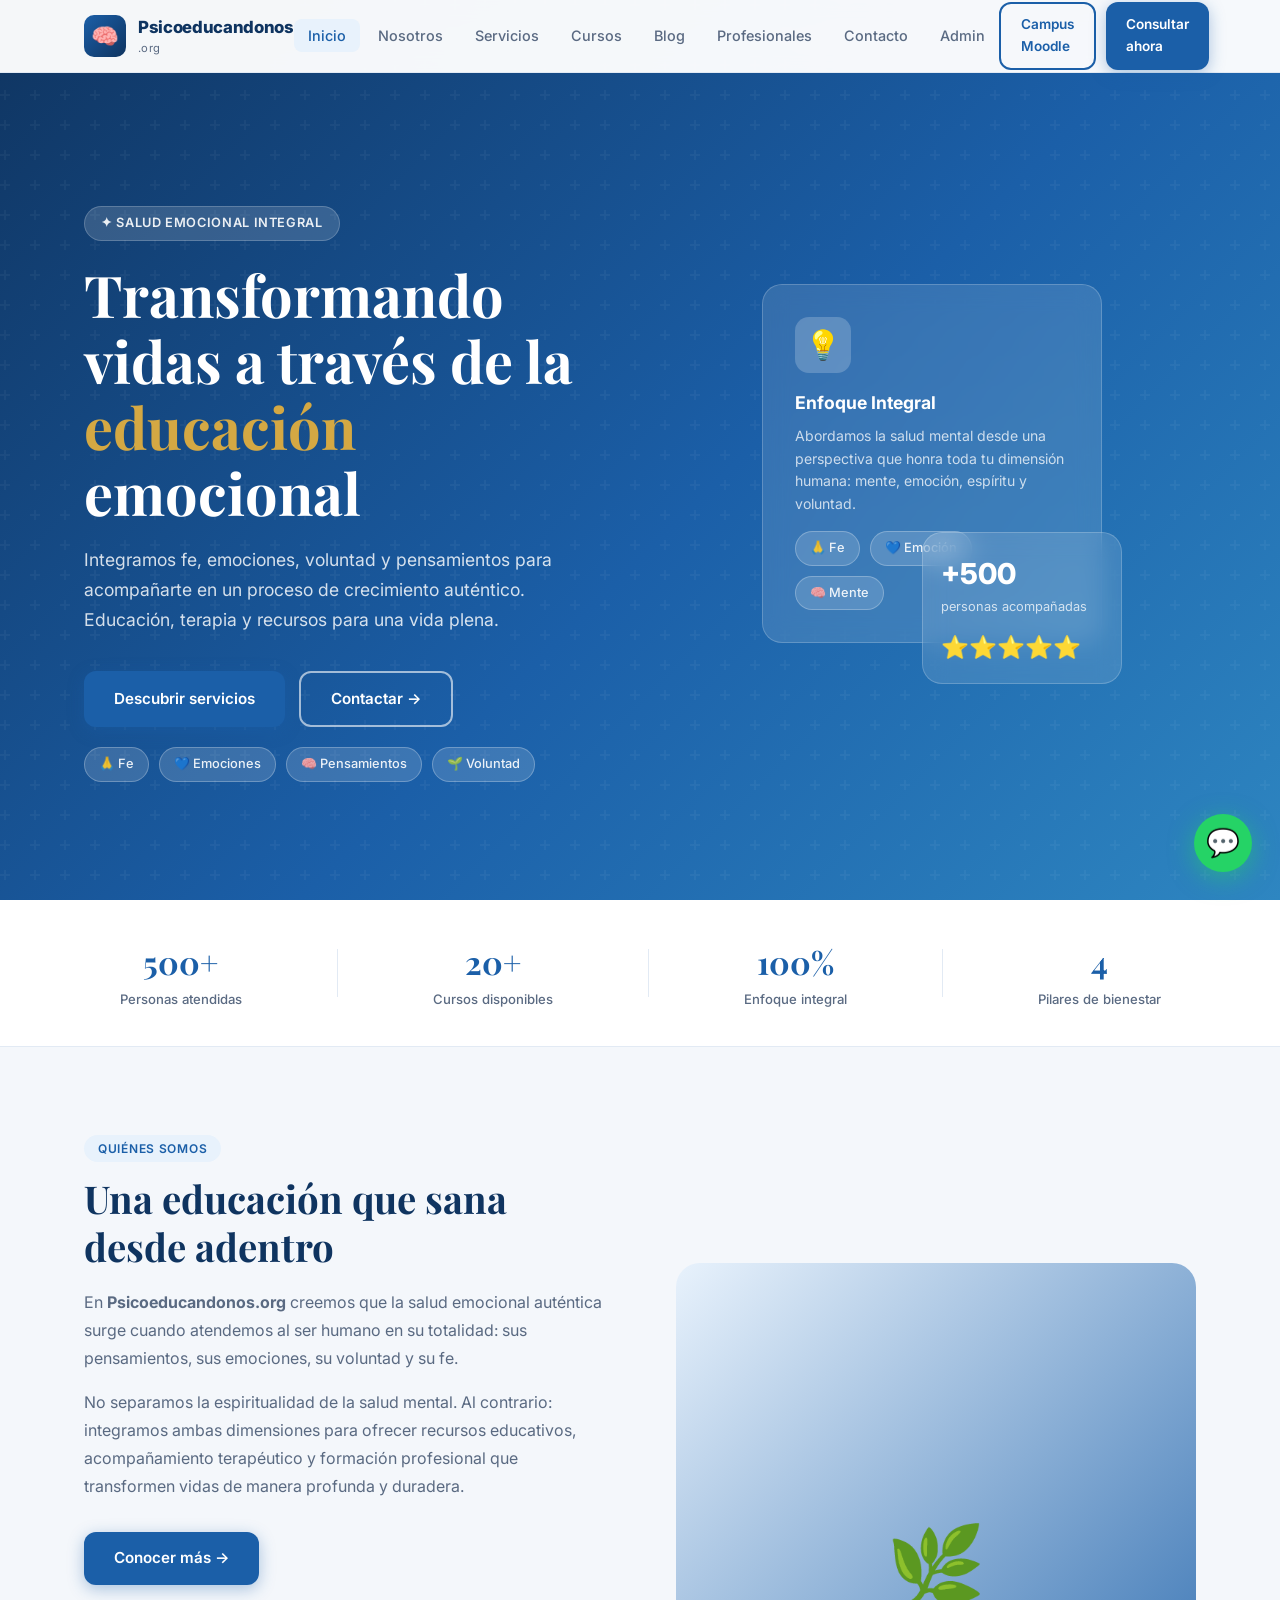
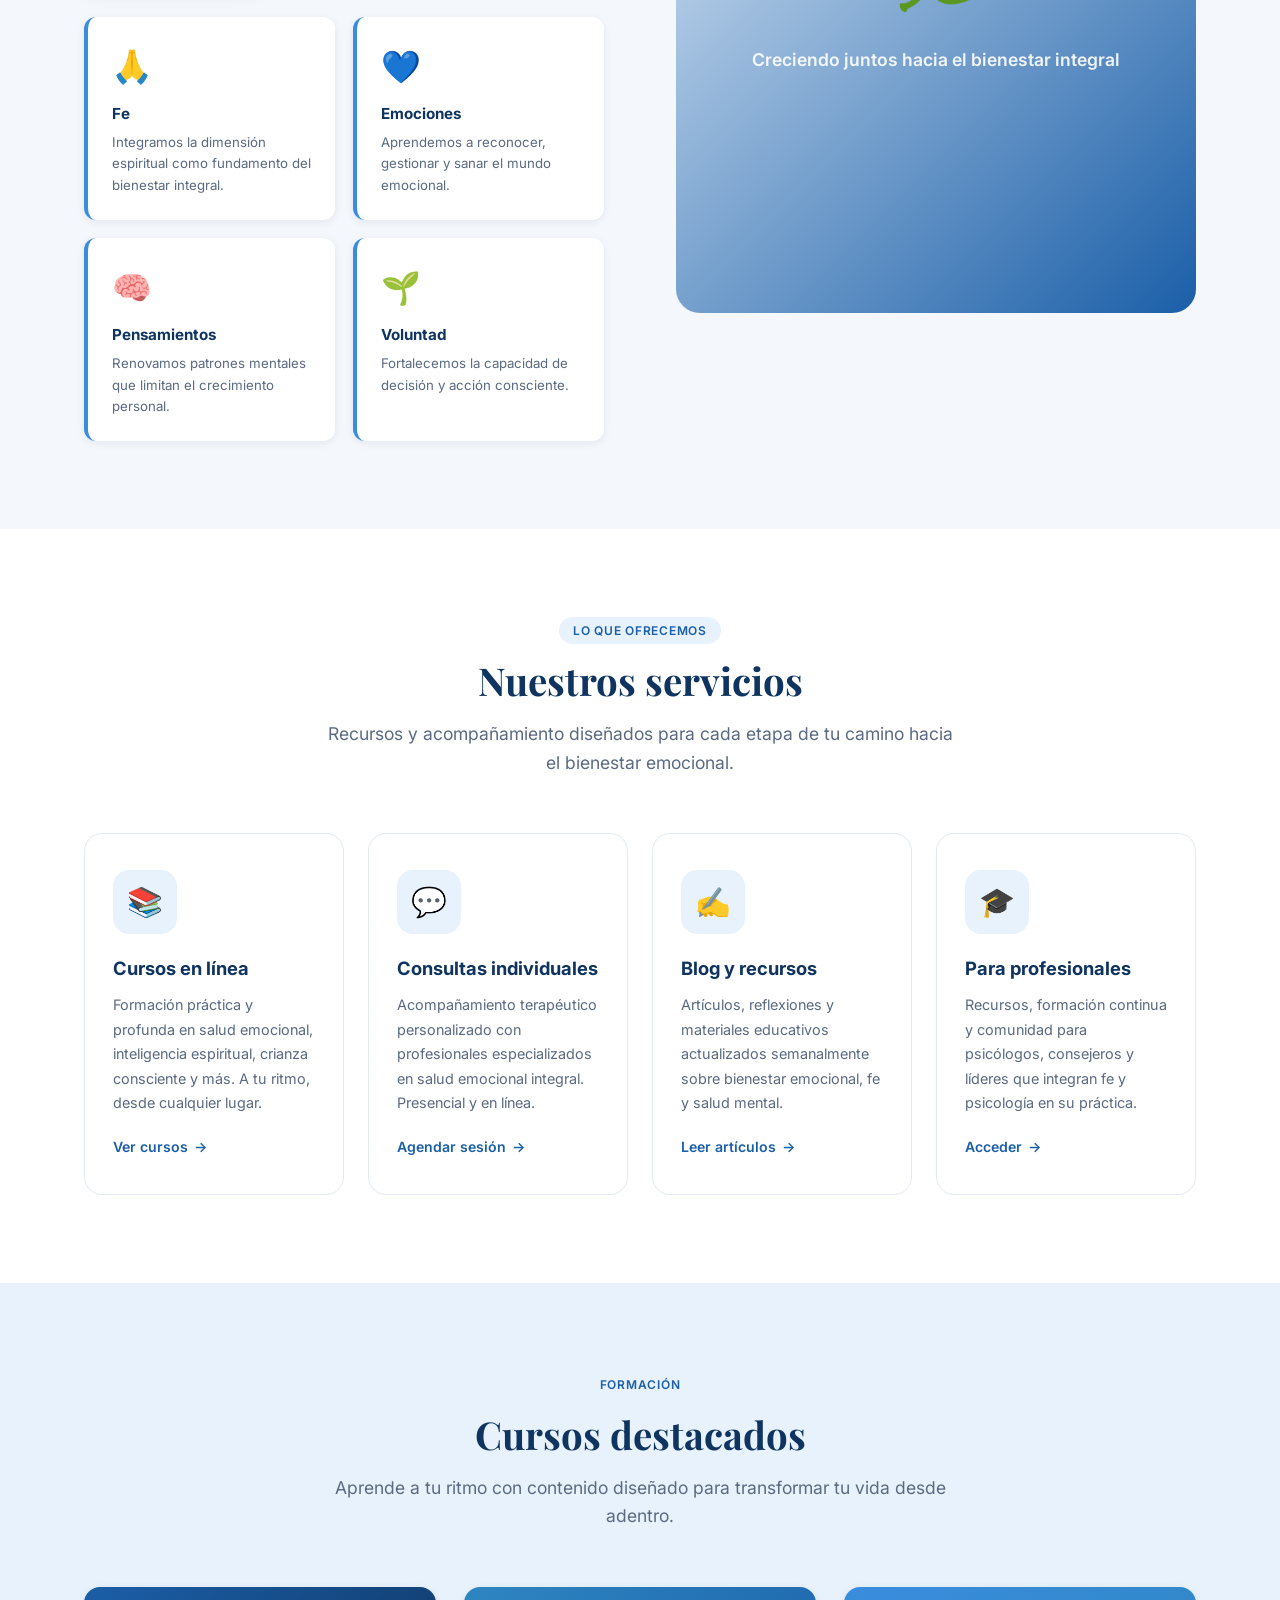
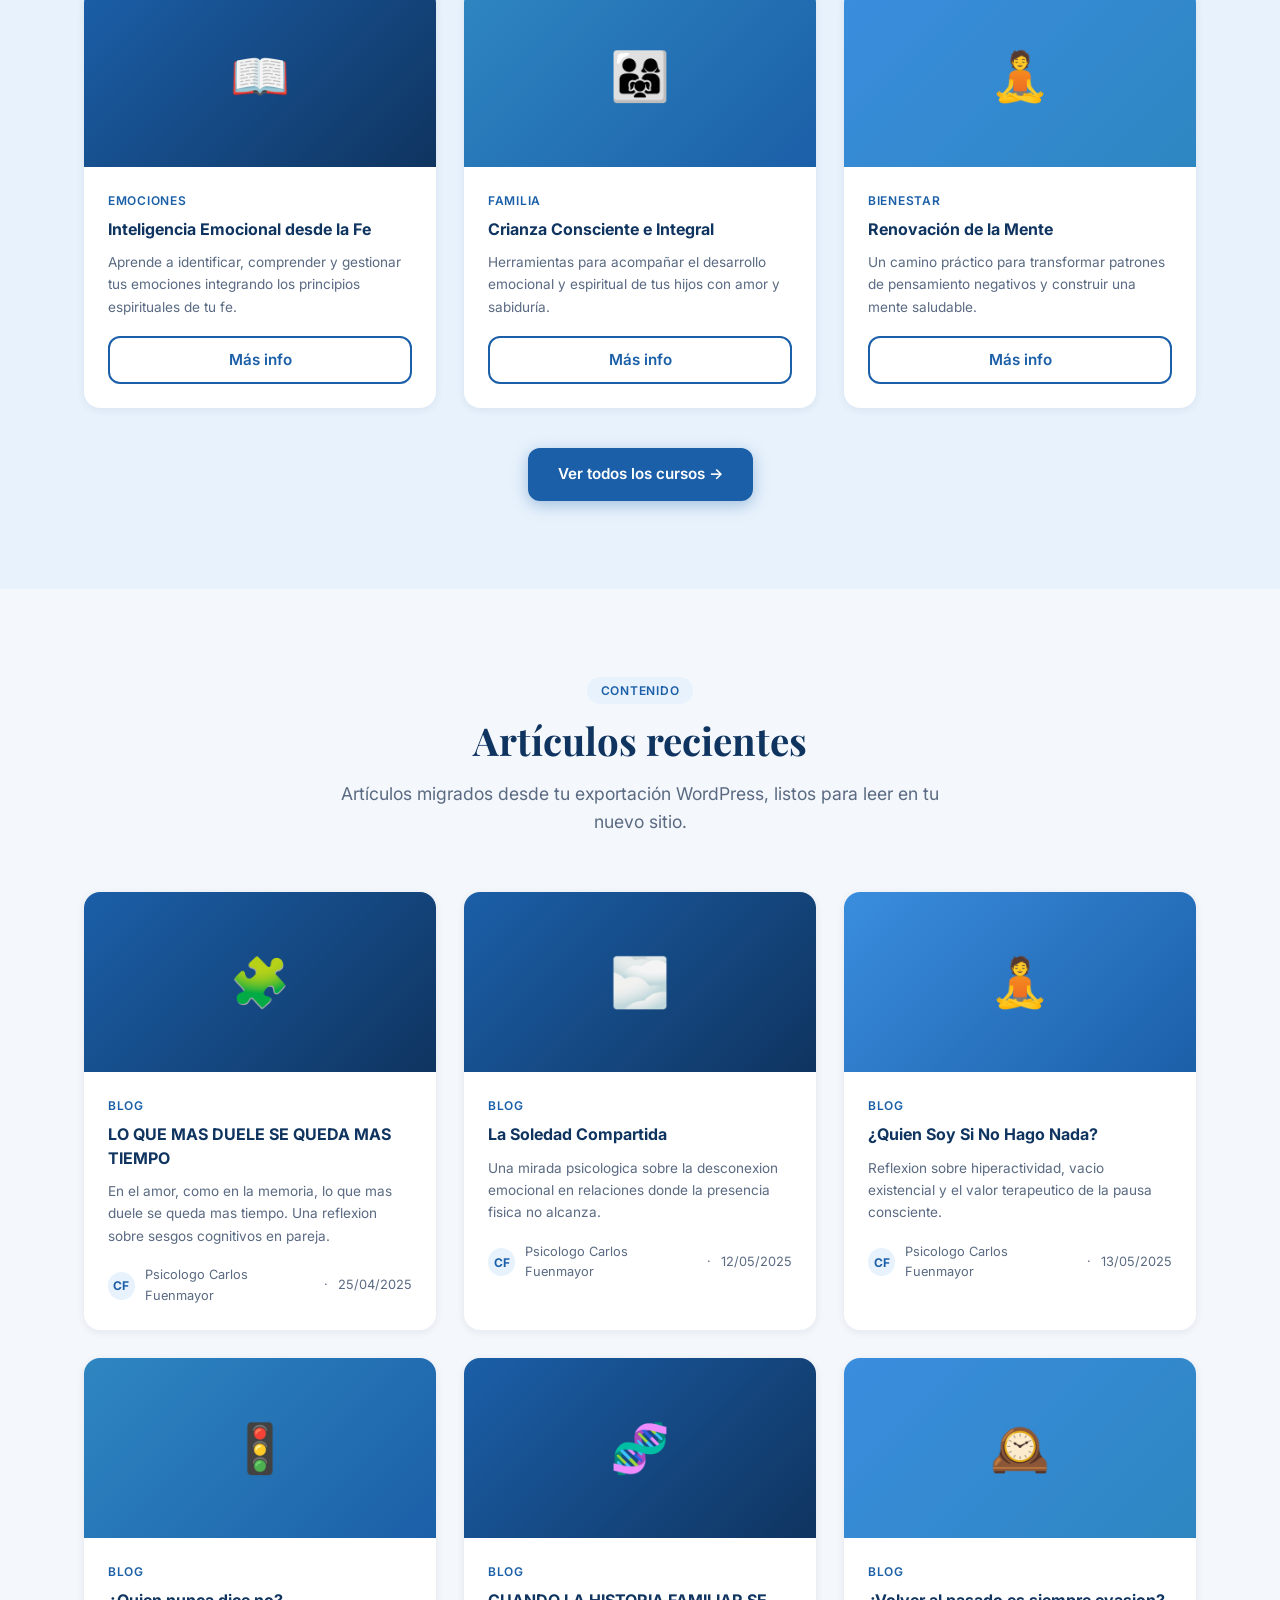
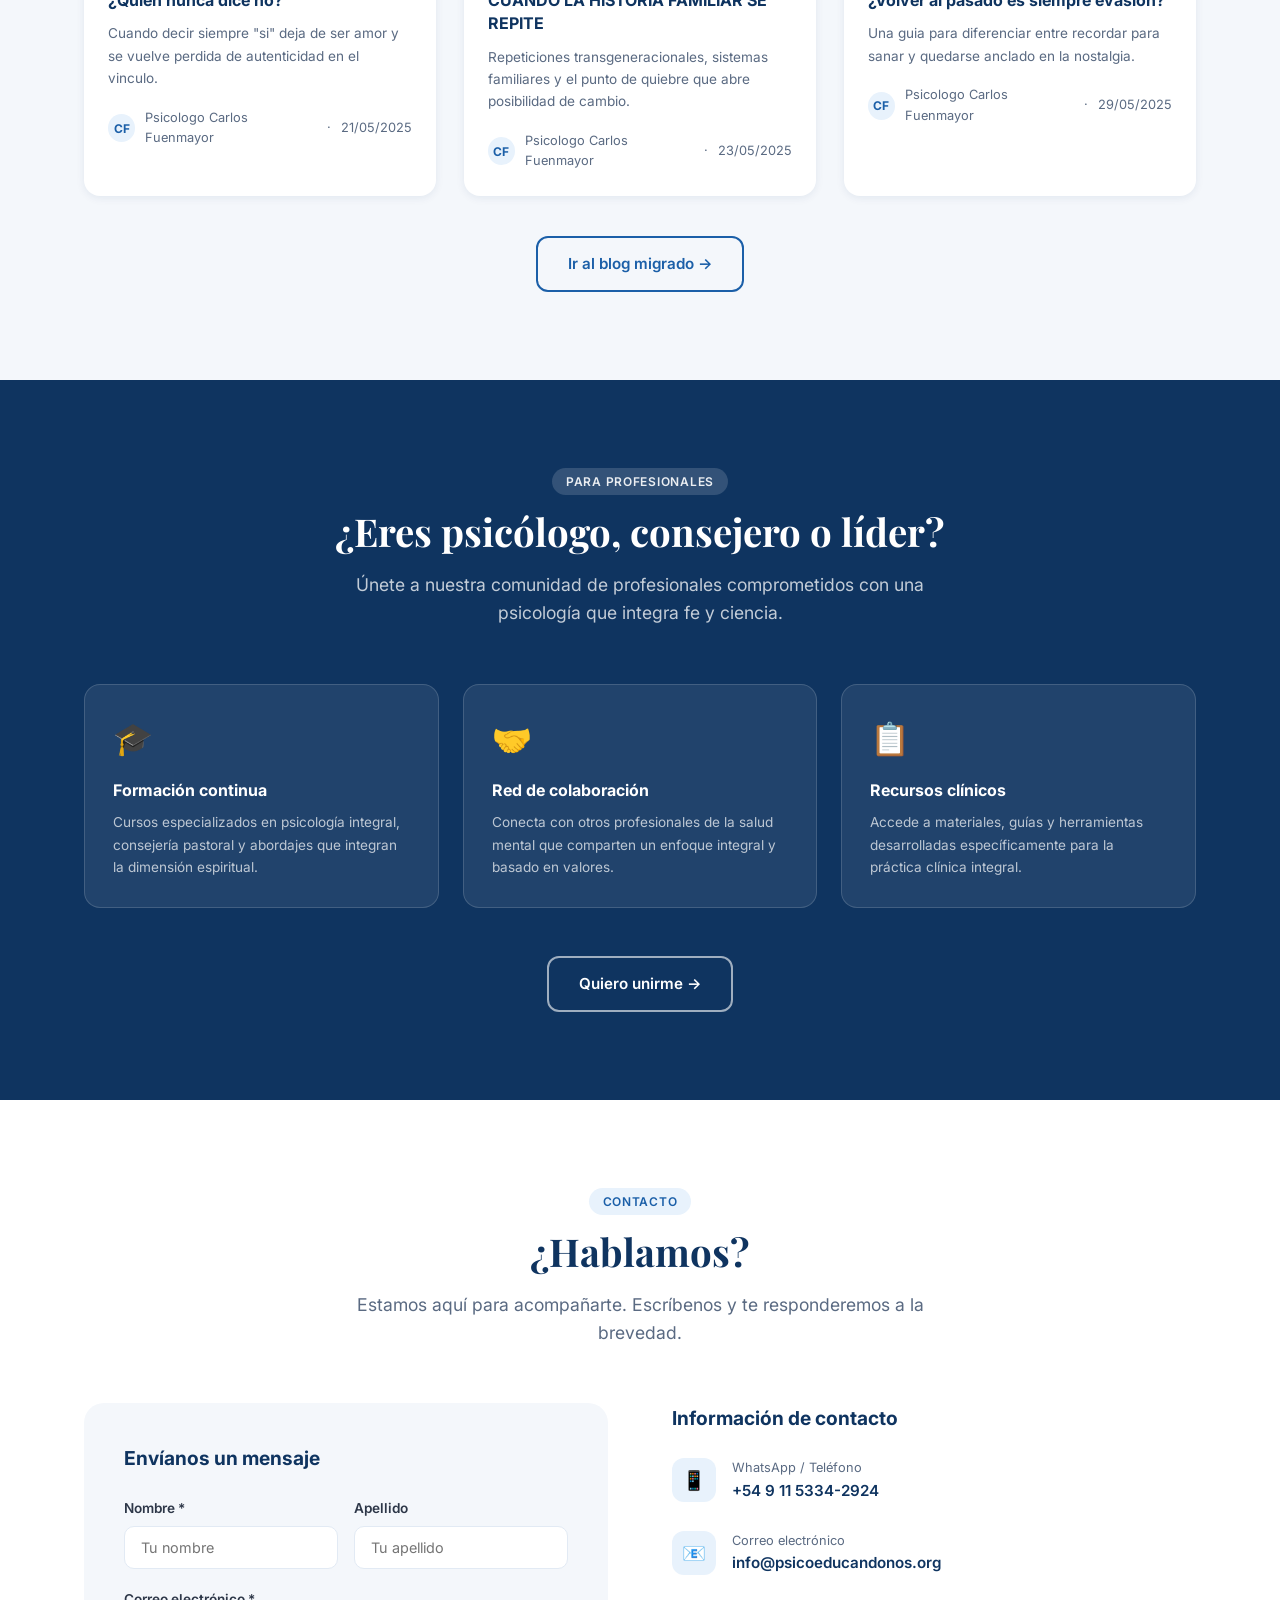
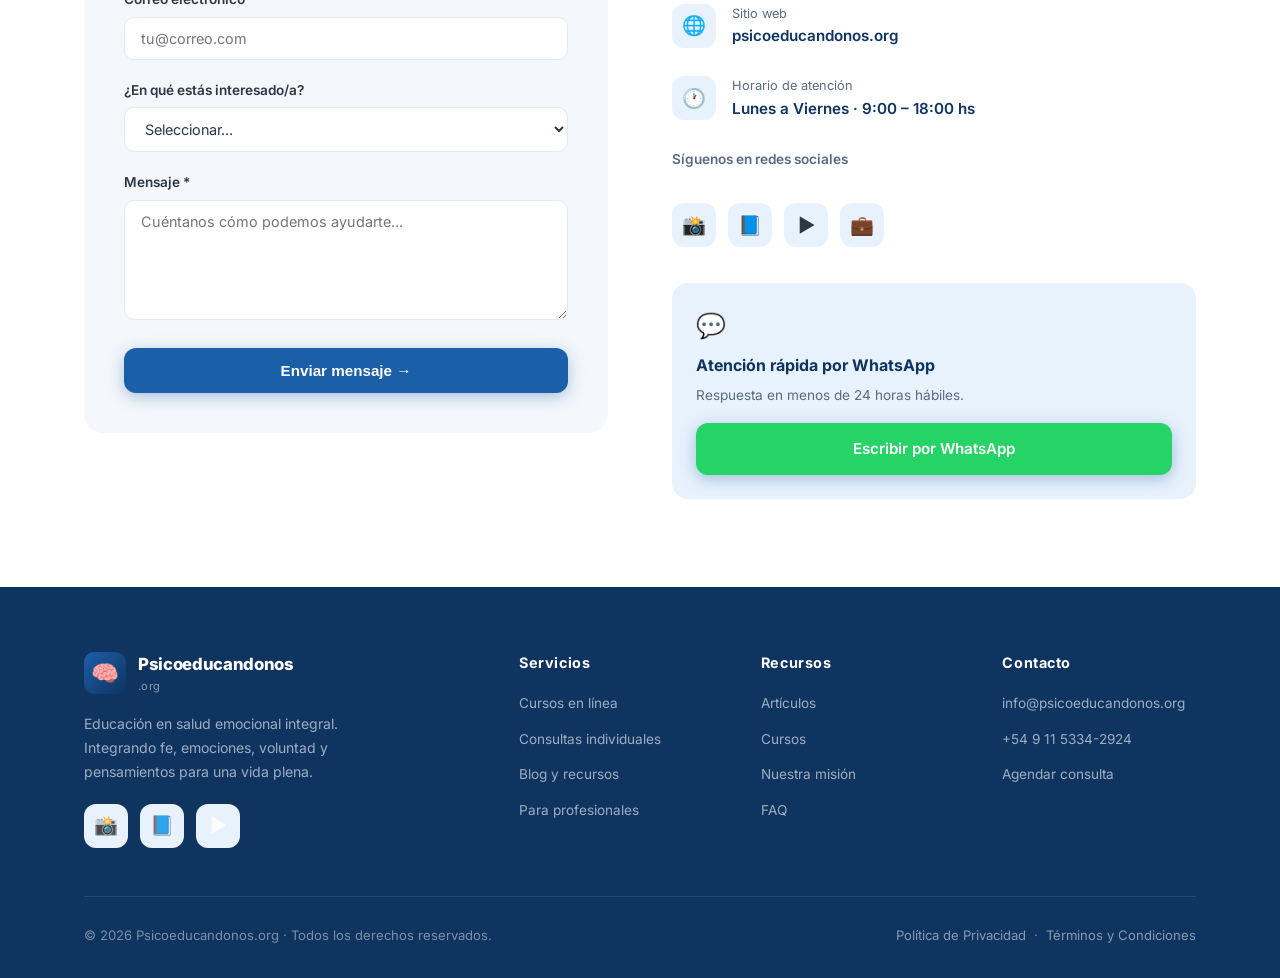
<file: index.html>
<!DOCTYPE html>
<html lang="es">
<head>
  <meta charset="UTF-8" />
  <meta name="viewport" content="width=device-width, initial-scale=1.0" />
  <title>Psicoeducandonos.org – Salud Emocional Integral</title>
  <meta name="description" content="Psicoeducandonos.org – Educación en salud emocional integral integrando fe, emociones, voluntad y pensamientos. Cursos, consultas individuales, blog y recursos para profesionales." />
  <link rel="preconnect" href="https://fonts.googleapis.com" />
  <link rel="preconnect" href="https://fonts.gstatic.com" crossorigin />
  <link href="https://fonts.googleapis.com/css2?family=Inter:wght@300;400;500;600;700;800&family=Playfair+Display:wght@600;700&display=swap" rel="stylesheet" />
  <style>
    /* ─── Reset & Base ─── */
    *, *::before, *::after { box-sizing: border-box; margin: 0; padding: 0; }
    :root {
      --blue-dark:   #0F3460;
      --blue-mid:    #1B5FA8;
      --blue-light:  #3A8DDE;
      --blue-pale:   #E8F2FC;
      --white:       #FFFFFF;
      --gray-100:    #F4F7FB;
      --gray-200:    #E2EAF4;
      --gray-600:    #5A6A82;
      --gray-800:    #2D3748;
      --accent:      #D4A843;
      --radius:      12px;
      --shadow-sm:   0 2px 8px rgba(15,52,96,.08);
      --shadow-md:   0 6px 24px rgba(15,52,96,.12);
      --shadow-lg:   0 16px 48px rgba(15,52,96,.16);
      --transition:  all .25s ease;
    }
    html { scroll-behavior: smooth; }
    body {
      font-family: 'Inter', sans-serif;
      color: var(--gray-800);
      background: var(--white);
      line-height: 1.6;
      font-size: 16px;
    }
    img { max-width: 100%; display: block; }
    a { text-decoration: none; color: inherit; }
    ul { list-style: none; }

    /* ─── Utilities ─── */
    .container  { max-width: 1160px; margin: 0 auto; padding: 0 24px; }
    .section    { padding: 88px 0; }
    .section-sm { padding: 56px 0; }
    .text-center { text-align: center; }
    .tag {
      display: inline-block;
      padding: 4px 14px;
      border-radius: 999px;
      font-size: .75rem;
      font-weight: 600;
      letter-spacing: .06em;
      text-transform: uppercase;
      background: var(--blue-pale);
      color: var(--blue-mid);
      margin-bottom: 12px;
    }
    .heading-xl {
      font-family: 'Playfair Display', serif;
      font-size: clamp(2rem, 4.5vw, 3.2rem);
      line-height: 1.2;
      color: var(--blue-dark);
    }
    .heading-lg {
      font-family: 'Playfair Display', serif;
      font-size: clamp(1.6rem, 3.5vw, 2.4rem);
      line-height: 1.25;
      color: var(--blue-dark);
    }
    .heading-md {
      font-size: 1.2rem;
      font-weight: 700;
      color: var(--blue-dark);
    }
    .lead {
      font-size: 1.1rem;
      color: var(--gray-600);
      max-width: 640px;
    }
    .btn {
      display: inline-flex;
      align-items: center;
      gap: 8px;
      padding: 14px 30px;
      border-radius: var(--radius);
      font-size: .95rem;
      font-weight: 600;
      cursor: pointer;
      transition: var(--transition);
      border: none;
    }
    .btn-primary {
      background: var(--blue-mid);
      color: var(--white);
      box-shadow: 0 4px 16px rgba(27,95,168,.35);
    }
    .btn-primary:hover { background: var(--blue-dark); transform: translateY(-2px); box-shadow: 0 8px 24px rgba(15,52,96,.35); }
    .btn-outline {
      background: transparent;
      color: var(--blue-mid);
      border: 2px solid var(--blue-mid);
    }
    .btn-outline:hover { background: var(--blue-pale); transform: translateY(-2px); }
    .btn-ghost {
      background: transparent;
      color: var(--white);
      border: 2px solid rgba(255,255,255,.6);
    }
    .btn-ghost:hover { background: rgba(255,255,255,.15); }
    .grid-2 { display: grid; grid-template-columns: repeat(2, 1fr); gap: 32px; }
    .grid-3 { display: grid; grid-template-columns: repeat(3, 1fr); gap: 28px; }
    .grid-4 { display: grid; grid-template-columns: repeat(4, 1fr); gap: 24px; }
    @media (max-width: 900px) {
      .grid-4 { grid-template-columns: repeat(2, 1fr); }
      .grid-3 { grid-template-columns: repeat(2, 1fr); }
    }
    @media (max-width: 600px) {
      .grid-4, .grid-3, .grid-2 { grid-template-columns: 1fr; }
      .section { padding: 56px 0; }
    }

    /* ─── Navbar ─── */
    .navbar {
      position: fixed;
      top: 0; left: 0; right: 0;
      z-index: 999;
      background: rgba(255,255,255,.96);
      backdrop-filter: blur(10px);
      border-bottom: 1px solid var(--gray-200);
      transition: var(--transition);
    }
    .navbar.scrolled { box-shadow: var(--shadow-md); }
    .navbar__inner {
      display: flex;
      align-items: center;
      justify-content: space-between;
      height: 72px;
    }
    .navbar__logo {
      display: flex;
      align-items: center;
      gap: 12px;
    }
    .logo-icon {
      width: 42px; height: 42px;
      background: linear-gradient(135deg, var(--blue-mid), var(--blue-dark));
      border-radius: 10px;
      display: flex;
      align-items: center;
      justify-content: center;
      color: white;
      font-size: 1.4rem;
    }
    .logo-text { display: flex; flex-direction: column; }
    .logo-text strong {
      font-size: 1.05rem;
      font-weight: 800;
      color: var(--blue-dark);
      letter-spacing: -.02em;
    }
    .logo-text span { font-size: .7rem; color: var(--gray-600); letter-spacing: .04em; }
    .navbar__nav {
      display: flex;
      align-items: center;
      gap: 4px;
    }
    .navbar__nav a {
      padding: 8px 14px;
      border-radius: 8px;
      font-size: .9rem;
      font-weight: 500;
      color: var(--gray-600);
      transition: var(--transition);
    }
    .navbar__nav a:hover, .navbar__nav a.active { color: var(--blue-mid); background: var(--blue-pale); }
    .navbar__cta { display: flex; gap: 10px; }
    .navbar__toggle { display: none; background: none; border: none; cursor: pointer; padding: 6px; }
    .navbar__toggle span {
      display: block; width: 24px; height: 2px;
      background: var(--blue-dark); border-radius: 2px;
      transition: var(--transition);
    }
    .navbar__toggle span + span { margin-top: 5px; }
    @media (max-width: 768px) {
      .navbar__nav, .navbar__cta { display: none; }
      .navbar__toggle { display: block; }
      .navbar.open .navbar__nav {
        display: flex; flex-direction: column; align-items: flex-start;
        position: absolute; top: 72px; left: 0; right: 0;
        background: white; padding: 16px 24px 24px;
        border-top: 1px solid var(--gray-200);
        box-shadow: var(--shadow-lg);
        gap: 4px;
      }
      .navbar.open .navbar__nav a { width: 100%; }
      .navbar.open .navbar__cta {
        display: flex; flex-direction: column;
        position: absolute; left: 0; right: 0;
        top: calc(72px + var(--nav-height, 260px));
        padding: 0 24px 24px; background: white;
      }
    }

    /* ─── Hero ─── */
    .hero {
      padding-top: 72px;
      min-height: 100vh;
      display: flex;
      align-items: center;
      background: linear-gradient(135deg, var(--blue-dark) 0%, var(--blue-mid) 55%, #2E86C1 100%);
      position: relative;
      overflow: hidden;
    }
    .hero::before {
      content: '';
      position: absolute; inset: 0;
      background: url("data:image/svg+xml,%3Csvg width='60' height='60' viewBox='0 0 60 60' xmlns='http://www.w3.org/2000/svg'%3E%3Cg fill='none' fill-rule='evenodd'%3E%3Cg fill='%23ffffff' fill-opacity='0.04'%3E%3Cpath d='M36 34v-4h-2v4h-4v2h4v4h2v-4h4v-2h-4zm0-30V0h-2v4h-4v2h4v4h2V6h4V4h-4zM6 34v-4H4v4H0v2h4v4h2v-4h4v-2H6zM6 4V0H4v4H0v2h4v4h2V6h4V4H6z'/%3E%3C/g%3E%3C/g%3E%3C/svg%3E");
    }
    .hero__inner {
      display: grid;
      grid-template-columns: 1fr 1fr;
      gap: 56px;
      align-items: center;
      padding: 96px 0 80px;
    }
    .hero__content { position: relative; z-index: 1; }
    .hero__tag {
      display: inline-flex;
      align-items: center;
      gap: 8px;
      background: rgba(255,255,255,.15);
      color: rgba(255,255,255,.9);
      padding: 6px 16px;
      border-radius: 999px;
      font-size: .8rem;
      font-weight: 600;
      letter-spacing: .05em;
      text-transform: uppercase;
      margin-bottom: 20px;
      border: 1px solid rgba(255,255,255,.2);
    }
    .hero__title {
      font-family: 'Playfair Display', serif;
      font-size: clamp(2.2rem, 5vw, 3.6rem);
      color: white;
      line-height: 1.15;
      margin-bottom: 20px;
    }
    .hero__title em { font-style: normal; color: var(--accent); }
    .hero__desc {
      font-size: 1.1rem;
      color: rgba(255,255,255,.82);
      line-height: 1.7;
      margin-bottom: 36px;
      max-width: 500px;
    }
    .hero__actions { display: flex; gap: 14px; flex-wrap: wrap; }
    .hero__visual {
      position: relative;
      z-index: 1;
      display: flex;
      justify-content: center;
    }
    .hero__card-stack { position: relative; width: 340px; height: 420px; }
    .hero__card {
      position: absolute;
      background: rgba(255,255,255,.12);
      backdrop-filter: blur(12px);
      border: 1px solid rgba(255,255,255,.2);
      border-radius: 20px;
      padding: 24px;
      color: white;
    }
    .hero__card--main {
      top: 0; left: 0; right: 0;
      padding: 32px;
    }
    .hero__card--main .card-icon {
      width: 56px; height: 56px;
      background: rgba(255,255,255,.2);
      border-radius: 14px;
      display: flex; align-items: center; justify-content: center;
      font-size: 1.8rem;
      margin-bottom: 16px;
    }
    .hero__card--main h3 { font-size: 1.1rem; font-weight: 700; margin-bottom: 8px; }
    .hero__card--main p { font-size: .88rem; color: rgba(255,255,255,.75); line-height: 1.6; }
    .hero__card--float {
      bottom: 20px; right: -20px;
      width: 200px;
      padding: 18px;
    }
    .hero__card--float .mini-stat { font-size: 1.8rem; font-weight: 800; }
    .hero__card--float .mini-label { font-size: .8rem; color: rgba(255,255,255,.75); }
    .hero__pillars {
      display: flex;
      gap: 10px;
      flex-wrap: wrap;
      margin-top: 20px;
    }
    .pillar-chip {
      background: rgba(255,255,255,.15);
      border: 1px solid rgba(255,255,255,.25);
      color: rgba(255,255,255,.9);
      padding: 6px 14px;
      border-radius: 999px;
      font-size: .8rem;
      font-weight: 500;
      display: flex; align-items: center; gap: 6px;
    }
    @media (max-width: 820px) {
      .hero__inner { grid-template-columns: 1fr; padding: 80px 0 60px; text-align: center; }
      .hero__desc, .hero__title { margin-left: auto; margin-right: auto; }
      .hero__actions { justify-content: center; }
      .hero__visual { display: none; }
      .hero__pillars { justify-content: center; }
    }

    /* ─── Stats Bar ─── */
    .stats-bar {
      background: var(--white);
      border-bottom: 1px solid var(--gray-200);
      padding: 36px 0;
    }
    .stats-bar__inner {
      display: flex;
      justify-content: space-around;
      align-items: center;
      gap: 24px;
      flex-wrap: wrap;
    }
    .stat-item { text-align: center; }
    .stat-item .number {
      font-family: 'Playfair Display', serif;
      font-size: 2rem;
      font-weight: 700;
      color: var(--blue-mid);
    }
    .stat-item .label {
      font-size: .82rem;
      color: var(--gray-600);
      font-weight: 500;
      margin-top: 2px;
    }
    .stat-divider { width: 1px; height: 48px; background: var(--gray-200); }
    @media (max-width: 600px) { .stat-divider { display: none; } }

    /* ─── About / Pillars ─── */
    .about { background: var(--gray-100); }
    .about__inner {
      display: grid;
      grid-template-columns: 1fr 1fr;
      gap: 72px;
      align-items: center;
    }
    .about__pillars {
      display: grid;
      grid-template-columns: 1fr 1fr;
      gap: 18px;
      margin-top: 32px;
    }
    .pillar-card {
      background: var(--white);
      border-radius: var(--radius);
      padding: 24px;
      box-shadow: var(--shadow-sm);
      transition: var(--transition);
      border-left: 4px solid var(--blue-light);
    }
    .pillar-card:hover { transform: translateY(-4px); box-shadow: var(--shadow-md); }
    .pillar-card .icon { font-size: 2rem; margin-bottom: 10px; }
    .pillar-card h4 { font-weight: 700; color: var(--blue-dark); margin-bottom: 6px; font-size: .95rem; }
    .pillar-card p { font-size: .83rem; color: var(--gray-600); line-height: 1.6; }
    .about__img-wrap {
      position: relative;
      border-radius: 24px;
      overflow: hidden;
      background: linear-gradient(135deg, var(--blue-pale), var(--blue-mid));
      aspect-ratio: 4/5;
      display: flex; align-items: center; justify-content: center;
    }
    .about__img-placeholder {
      text-align: center;
      color: white;
      padding: 32px;
    }
    .about__img-placeholder .big-icon { font-size: 5rem; margin-bottom: 16px; }
    .about__img-placeholder p { font-size: 1.1rem; font-weight: 600; opacity: .9; }
    @media (max-width: 820px) {
      .about__inner { grid-template-columns: 1fr; gap: 40px; }
      .about__img-wrap { aspect-ratio: 16/7; }
    }

    /* ─── Services ─── */
    .services { background: var(--white); }
    .section-header { margin-bottom: 56px; }
    .service-card {
      background: var(--white);
      border: 1px solid var(--gray-200);
      border-radius: 18px;
      padding: 36px 28px;
      transition: var(--transition);
      position: relative;
      overflow: hidden;
    }
    .service-card::before {
      content: '';
      position: absolute;
      top: 0; left: 0; right: 0;
      height: 4px;
      background: linear-gradient(90deg, var(--blue-mid), var(--blue-light));
      transform: scaleX(0);
      transition: var(--transition);
      transform-origin: left;
    }
    .service-card:hover { transform: translateY(-6px); box-shadow: var(--shadow-lg); border-color: var(--blue-pale); }
    .service-card:hover::before { transform: scaleX(1); }
    .service-icon {
      width: 64px; height: 64px;
      background: var(--blue-pale);
      border-radius: 16px;
      display: flex; align-items: center; justify-content: center;
      font-size: 1.8rem;
      margin-bottom: 20px;
      transition: var(--transition);
    }
    .service-card:hover .service-icon { background: var(--blue-mid); }
    .service-card h3 { font-size: 1.15rem; font-weight: 700; color: var(--blue-dark); margin-bottom: 10px; }
    .service-card p { font-size: .9rem; color: var(--gray-600); line-height: 1.7; margin-bottom: 20px; }
    .service-card .link {
      font-size: .88rem;
      font-weight: 600;
      color: var(--blue-mid);
      display: flex; align-items: center; gap: 6px;
      transition: var(--transition);
    }
    .service-card:hover .link { gap: 10px; }

    /* ─── Blog Preview ─── */
    .blog { background: var(--gray-100); }
    .blog-card {
      background: var(--white);
      border-radius: 16px;
      overflow: hidden;
      box-shadow: var(--shadow-sm);
      transition: var(--transition);
    }
    .blog-card:hover { transform: translateY(-4px); box-shadow: var(--shadow-md); }
    .blog-card__img {
      height: 180px;
      background: linear-gradient(135deg, var(--blue-mid), var(--blue-dark));
      display: flex; align-items: center; justify-content: center;
      font-size: 3rem;
    }
    .blog-card__body { padding: 24px; }
    .blog-card__category {
      font-size: .75rem;
      font-weight: 600;
      color: var(--blue-mid);
      text-transform: uppercase;
      letter-spacing: .06em;
      margin-bottom: 8px;
    }
    .blog-card__title {
      font-size: 1rem;
      font-weight: 700;
      color: var(--blue-dark);
      margin-bottom: 10px;
      line-height: 1.45;
    }
    .blog-card__excerpt {
      font-size: .85rem;
      color: var(--gray-600);
      line-height: 1.65;
      margin-bottom: 18px;
    }
    .blog-card__meta {
      display: flex;
      align-items: center;
      gap: 10px;
      font-size: .8rem;
      color: var(--gray-600);
    }
    .avatar-sm {
      width: 28px; height: 28px;
      border-radius: 50%;
      background: var(--blue-pale);
      display: flex; align-items: center; justify-content: center;
      font-size: .75rem;
      font-weight: 700;
      color: var(--blue-mid);
    }

    /* ─── Professionals ─── */
    .professionals { background: var(--blue-dark); }
    .professionals .heading-lg { color: white; }
    .professionals .lead { color: rgba(255,255,255,.75); }
    .pro-grid { display: grid; grid-template-columns: repeat(3, 1fr); gap: 24px; margin-top: 48px; }
    .pro-card {
      background: rgba(255,255,255,.08);
      border: 1px solid rgba(255,255,255,.15);
      border-radius: 16px;
      padding: 28px;
      transition: var(--transition);
    }
    .pro-card:hover { background: rgba(255,255,255,.14); transform: translateY(-4px); }
    .pro-card .icon { font-size: 2rem; margin-bottom: 14px; }
    .pro-card h4 { font-size: 1rem; font-weight: 700; color: white; margin-bottom: 8px; }
    .pro-card p { font-size: .85rem; color: rgba(255,255,255,.7); line-height: 1.65; }
    @media (max-width: 700px) { .pro-grid { grid-template-columns: 1fr; } }

    /* ─── Contact ─── */
    .contact { background: var(--white); }
    .contact__inner {
      display: grid;
      grid-template-columns: 1fr 1fr;
      gap: 64px;
      align-items: start;
    }
    .contact-form {
      background: var(--gray-100);
      border-radius: 20px;
      padding: 40px;
    }
    .form-group { margin-bottom: 20px; }
    .form-group label {
      display: block;
      font-size: .85rem;
      font-weight: 600;
      color: var(--gray-800);
      margin-bottom: 6px;
    }
    .form-group input,
    .form-group select,
    .form-group textarea {
      width: 100%;
      padding: 12px 16px;
      border: 1.5px solid var(--gray-200);
      border-radius: 10px;
      font-size: .9rem;
      font-family: inherit;
      color: var(--gray-800);
      background: white;
      transition: var(--transition);
      outline: none;
    }
    .form-group input:focus,
    .form-group select:focus,
    .form-group textarea:focus { border-color: var(--blue-mid); box-shadow: 0 0 0 3px var(--blue-pale); }
    .form-group textarea { resize: vertical; min-height: 120px; }
    .contact-info h3 { margin-bottom: 24px; }
    .contact-item {
      display: flex;
      gap: 16px;
      align-items: flex-start;
      margin-bottom: 28px;
    }
    .contact-item .ci-icon {
      width: 44px; height: 44px;
      background: var(--blue-pale);
      border-radius: 12px;
      display: flex; align-items: center; justify-content: center;
      font-size: 1.2rem;
      flex-shrink: 0;
    }
    .contact-item .ci-label { font-size: .8rem; color: var(--gray-600); }
    .contact-item .ci-value { font-weight: 600; color: var(--blue-dark); font-size: .95rem; }
    .social-links { display: flex; gap: 12px; margin-top: 32px; }
    .social-btn {
      width: 44px; height: 44px;
      border-radius: 12px;
      background: var(--blue-pale);
      display: flex; align-items: center; justify-content: center;
      font-size: 1.2rem;
      transition: var(--transition);
    }
    .social-btn:hover { background: var(--blue-mid); transform: translateY(-3px); }
    @media (max-width: 820px) {
      .contact__inner { grid-template-columns: 1fr; gap: 40px; }
    }

    /* ─── Footer ─── */
    footer {
      background: var(--blue-dark);
      color: rgba(255,255,255,.8);
      padding: 64px 0 32px;
    }
    .footer__grid {
      display: grid;
      grid-template-columns: 2fr 1fr 1fr 1fr;
      gap: 48px;
      margin-bottom: 48px;
    }
    .footer__brand .logo-text strong { color: white; }
    .footer__brand .logo-text span { color: rgba(255,255,255,.5); }
    .footer__brand p {
      font-size: .88rem;
      color: rgba(255,255,255,.6);
      line-height: 1.7;
      margin-top: 16px;
      max-width: 280px;
    }
    .footer__col h5 {
      font-size: .9rem;
      font-weight: 700;
      color: white;
      margin-bottom: 16px;
      letter-spacing: .04em;
    }
    .footer__col ul li + li { margin-top: 10px; }
    .footer__col ul li a {
      font-size: .85rem;
      color: rgba(255,255,255,.6);
      transition: var(--transition);
    }
    .footer__col ul li a:hover { color: white; padding-left: 4px; }
    .footer__bottom {
      border-top: 1px solid rgba(255,255,255,.1);
      padding-top: 28px;
      display: flex;
      justify-content: space-between;
      align-items: center;
      gap: 16px;
      flex-wrap: wrap;
    }
    .footer__bottom p { font-size: .82rem; color: rgba(255,255,255,.45); }
    @media (max-width: 820px) {
      .footer__grid { grid-template-columns: 1fr 1fr; gap: 32px; }
    }
    @media (max-width: 500px) {
      .footer__grid { grid-template-columns: 1fr; }
    }

    /* ─── WhatsApp FAB ─── */
    .whatsapp-fab {
      position: fixed;
      bottom: 28px; right: 28px;
      width: 58px; height: 58px;
      background: #25D366;
      border-radius: 50%;
      display: flex; align-items: center; justify-content: center;
      box-shadow: 0 6px 24px rgba(37,211,102,.5);
      z-index: 888;
      transition: var(--transition);
      font-size: 1.7rem;
    }
    .whatsapp-fab:hover { transform: scale(1.1); box-shadow: 0 8px 32px rgba(37,211,102,.65); }

    /* ─── Scroll animations ─── */
    .fade-in {
      opacity: 0;
      transform: translateY(24px);
      transition: opacity .6s ease, transform .6s ease;
    }
    .fade-in.visible { opacity: 1; transform: none; }
  </style>
</head>
<body>

  <!-- ═══ NAVBAR ═══ -->
  <nav class="navbar" id="navbar">
    <div class="container">
      <div class="navbar__inner">
        <a href="#inicio" class="navbar__logo">
          <div class="logo-icon">🧠</div>
          <div class="logo-text">
            <strong>Psicoeducandonos</strong>
            <span>.org</span>
          </div>
        </a>
        <ul class="navbar__nav" id="navMenu">
          <li><a href="#inicio" class="active">Inicio</a></li>
          <li><a href="#nosotros">Nosotros</a></li>
          <li><a href="#servicios">Servicios</a></li>
          <li><a href="#cursos">Cursos</a></li>
          <li><a href="#blog">Blog</a></li>
          <li><a href="#profesionales">Profesionales</a></li>
          <li><a href="#contacto">Contacto</a></li>
          <li><a href="login.html">Admin</a></li>
        </ul>
        <div class="navbar__cta">
          <a href="https://moodle.psicoeducandonos.org/login/index.php" target="_blank" rel="noopener noreferrer" class="btn btn-outline" style="padding:10px 20px;font-size:.85rem;">Campus Moodle</a>
          <a href="#contacto" class="btn btn-primary" style="padding:10px 20px;font-size:.85rem;">Consultar ahora</a>
        </div>
        <button class="navbar__toggle" id="navToggle" aria-label="Menú">
          <span></span><span></span><span></span>
        </button>
      </div>
    </div>
  </nav>

  <!-- ═══ HERO ═══ -->
  <section class="hero" id="inicio">
    <div class="container">
      <div class="hero__inner">
        <div class="hero__content fade-in">
          <div class="hero__tag">✦ Salud Emocional Integral</div>
          <h1 class="hero__title">
            Transformando vidas a través de la <em>educación</em> emocional
          </h1>
          <p class="hero__desc">
            Integramos fe, emociones, voluntad y pensamientos para acompañarte en un proceso
            de crecimiento auténtico. Educación, terapia y recursos para una vida plena.
          </p>
          <div class="hero__actions">
            <a href="#servicios" class="btn btn-primary">Descubrir servicios</a>
            <a href="#contacto" class="btn btn-ghost">Contactar →</a>
          </div>
          <div class="hero__pillars">
            <span class="pillar-chip">🙏 Fe</span>
            <span class="pillar-chip">💙 Emociones</span>
            <span class="pillar-chip">🧠 Pensamientos</span>
            <span class="pillar-chip">🌱 Voluntad</span>
          </div>
        </div>
        <div class="hero__visual">
          <div class="hero__card-stack">
            <div class="hero__card hero__card--main">
              <div class="card-icon">💡</div>
              <h3>Enfoque Integral</h3>
              <p>Abordamos la salud mental desde una perspectiva que honra toda tu dimensión humana: mente, emoción, espíritu y voluntad.</p>
              <div class="hero__pillars" style="margin-top:16px;">
                <span class="pillar-chip">🙏 Fe</span>
                <span class="pillar-chip">💙 Emoción</span>
                <span class="pillar-chip">🧠 Mente</span>
              </div>
            </div>
            <div class="hero__card hero__card--float">
              <div class="mini-stat">+500</div>
              <div class="mini-label">personas acompañadas</div>
              <div style="margin-top:12px;font-size:1.4rem;">⭐⭐⭐⭐⭐</div>
            </div>
          </div>
        </div>
      </div>
    </div>
  </section>

  <!-- ═══ STATS BAR ═══ -->
  <div class="stats-bar">
    <div class="container">
      <div class="stats-bar__inner">
        <div class="stat-item fade-in">
          <div class="number">500+</div>
          <div class="label">Personas atendidas</div>
        </div>
        <div class="stat-divider"></div>
        <div class="stat-item fade-in">
          <div class="number">20+</div>
          <div class="label">Cursos disponibles</div>
        </div>
        <div class="stat-divider"></div>
        <div class="stat-item fade-in">
          <div class="number">100%</div>
          <div class="label">Enfoque integral</div>
        </div>
        <div class="stat-divider"></div>
        <div class="stat-item fade-in">
          <div class="number">4</div>
          <div class="label">Pilares de bienestar</div>
        </div>
      </div>
    </div>
  </div>

  <!-- ═══ NOSOTROS ═══ -->
  <section class="about section" id="nosotros">
    <div class="container">
      <div class="about__inner">
        <div class="fade-in">
          <span class="tag">Quiénes somos</span>
          <h2 class="heading-lg" style="margin-bottom:18px;">Una educación que sana desde adentro</h2>
          <p style="color:var(--gray-600);line-height:1.75;margin-bottom:16px;">
            En <strong>Psicoeducandonos.org</strong> creemos que la salud emocional auténtica surge cuando
            atendemos al ser humano en su totalidad: sus pensamientos, sus emociones, su voluntad y su fe.
          </p>
          <p style="color:var(--gray-600);line-height:1.75;margin-bottom:32px;">
            No separamos la espiritualidad de la salud mental. Al contrario: integramos ambas dimensiones
            para ofrecer recursos educativos, acompañamiento terapéutico y formación profesional que
            transformen vidas de manera profunda y duradera.
          </p>
          <a href="#contacto" class="btn btn-primary">Conocer más →</a>
          <div class="about__pillars">
            <div class="pillar-card">
              <div class="icon">🙏</div>
              <h4>Fe</h4>
              <p>Integramos la dimensión espiritual como fundamento del bienestar integral.</p>
            </div>
            <div class="pillar-card">
              <div class="icon">💙</div>
              <h4>Emociones</h4>
              <p>Aprendemos a reconocer, gestionar y sanar el mundo emocional.</p>
            </div>
            <div class="pillar-card">
              <div class="icon">🧠</div>
              <h4>Pensamientos</h4>
              <p>Renovamos patrones mentales que limitan el crecimiento personal.</p>
            </div>
            <div class="pillar-card">
              <div class="icon">🌱</div>
              <h4>Voluntad</h4>
              <p>Fortalecemos la capacidad de decisión y acción consciente.</p>
            </div>
          </div>
        </div>
        <div class="about__img-wrap fade-in">
          <div class="about__img-placeholder">
            <div class="big-icon">🌿</div>
            <p>Creciendo juntos hacia el bienestar integral</p>
          </div>
        </div>
      </div>
    </div>
  </section>

  <!-- ═══ SERVICIOS ═══ -->
  <section class="services section" id="servicios">
    <div class="container">
      <div class="section-header text-center fade-in">
        <span class="tag">Lo que ofrecemos</span>
        <h2 class="heading-lg" style="margin-bottom:16px;">Nuestros servicios</h2>
        <p class="lead" style="margin:0 auto;">Recursos y acompañamiento diseñados para cada etapa de tu camino hacia el bienestar emocional.</p>
      </div>
      <div class="grid-4">
        <div class="service-card fade-in">
          <div class="service-icon">📚</div>
          <h3>Cursos en línea</h3>
          <p>Formación práctica y profunda en salud emocional, inteligencia espiritual, crianza consciente y más. A tu ritmo, desde cualquier lugar.</p>
          <a href="#cursos" class="link">Ver cursos <span>→</span></a>
        </div>
        <div class="service-card fade-in">
          <div class="service-icon">💬</div>
          <h3>Consultas individuales</h3>
          <p>Acompañamiento terapéutico personalizado con profesionales especializados en salud emocional integral. Presencial y en línea.</p>
          <a href="#contacto" class="link">Agendar sesión <span>→</span></a>
        </div>
        <div class="service-card fade-in">
          <div class="service-icon">✍️</div>
          <h3>Blog y recursos</h3>
          <p>Artículos, reflexiones y materiales educativos actualizados semanalmente sobre bienestar emocional, fe y salud mental.</p>
          <a href="#blog" class="link">Leer artículos <span>→</span></a>
        </div>
        <div class="service-card fade-in">
          <div class="service-icon">🎓</div>
          <h3>Para profesionales</h3>
          <p>Recursos, formación continua y comunidad para psicólogos, consejeros y líderes que integran fe y psicología en su práctica.</p>
          <a href="#profesionales" class="link">Acceder <span>→</span></a>
        </div>
      </div>
    </div>
  </section>

  <!-- ═══ CURSOS ═══ -->
  <section class="section" id="cursos" style="background:var(--blue-pale);">
    <div class="container">
      <div class="section-header text-center fade-in">
        <span class="tag">Formación</span>
        <h2 class="heading-lg" style="margin-bottom:16px;">Cursos destacados</h2>
        <p class="lead" style="margin:0 auto;">Aprende a tu ritmo con contenido diseñado para transformar tu vida desde adentro.</p>
      </div>
      <div class="grid-3">
        <div class="blog-card fade-in">
          <div class="blog-card__img" style="background:linear-gradient(135deg,#1B5FA8,#0F3460);">📖</div>
          <div class="blog-card__body">
            <div class="blog-card__category">Emociones</div>
            <div class="blog-card__title">Inteligencia Emocional desde la Fe</div>
            <div class="blog-card__excerpt">Aprende a identificar, comprender y gestionar tus emociones integrando los principios espirituales de tu fe.</div>
            <a href="#contacto" class="btn btn-outline" style="width:100%;justify-content:center;padding:10px;">Más info</a>
          </div>
        </div>
        <div class="blog-card fade-in">
          <div class="blog-card__img" style="background:linear-gradient(135deg,#2E86C1,#1B5FA8);">👨‍👩‍👧</div>
          <div class="blog-card__body">
            <div class="blog-card__category">Familia</div>
            <div class="blog-card__title">Crianza Consciente e Integral</div>
            <div class="blog-card__excerpt">Herramientas para acompañar el desarrollo emocional y espiritual de tus hijos con amor y sabiduría.</div>
            <a href="#contacto" class="btn btn-outline" style="width:100%;justify-content:center;padding:10px;">Más info</a>
          </div>
        </div>
        <div class="blog-card fade-in">
          <div class="blog-card__img" style="background:linear-gradient(135deg,#3A8DDE,#2E86C1);">🧘</div>
          <div class="blog-card__body">
            <div class="blog-card__category">Bienestar</div>
            <div class="blog-card__title">Renovación de la Mente</div>
            <div class="blog-card__excerpt">Un camino práctico para transformar patrones de pensamiento negativos y construir una mente saludable.</div>
            <a href="#contacto" class="btn btn-outline" style="width:100%;justify-content:center;padding:10px;">Más info</a>
          </div>
        </div>
      </div>
      <div class="text-center" style="margin-top:40px;">
        <a href="#contacto" class="btn btn-primary">Ver todos los cursos →</a>
      </div>
    </div>
  </section>

  <!-- ═══ BLOG ═══ -->
  <section class="blog section" id="blog">
    <div class="container">
      <div class="section-header text-center fade-in">
        <span class="tag">Contenido</span>
        <h2 class="heading-lg" style="margin-bottom:16px;">Artículos recientes</h2>
        <p class="lead" style="margin:0 auto;">Artículos migrados desde tu exportación WordPress, listos para leer en tu nuevo sitio.</p>
      </div>
      <div class="grid-3">
        <div class="blog-card fade-in">
          <div class="blog-card__img">🧩</div>
          <div class="blog-card__body">
            <div class="blog-card__category">Blog</div>
            <div class="blog-card__title"><a href="articulos/lo-que-mas-duele-se-queda-mas-tiempo.html">LO QUE MAS DUELE SE QUEDA MAS TIEMPO</a></div>
            <div class="blog-card__excerpt">En el amor, como en la memoria, lo que mas duele se queda mas tiempo. Una reflexion sobre sesgos cognitivos en pareja.</div>
            <div class="blog-card__meta">
              <div class="avatar-sm">CF</div>
              <span>Psicologo Carlos Fuenmayor</span>
              <span>·</span>
              <span>25/04/2025</span>
            </div>
          </div>
        </div>
        <div class="blog-card fade-in">
          <div class="blog-card__img" style="background:linear-gradient(135deg,#1B5FA8,#0F3460);">🌫️</div>
          <div class="blog-card__body">
            <div class="blog-card__category">Blog</div>
            <div class="blog-card__title"><a href="articulos/la-soledad-compartida.html">La Soledad Compartida</a></div>
            <div class="blog-card__excerpt">Una mirada psicologica sobre la desconexion emocional en relaciones donde la presencia fisica no alcanza.</div>
            <div class="blog-card__meta">
              <div class="avatar-sm">CF</div>
              <span>Psicologo Carlos Fuenmayor</span>
              <span>·</span>
              <span>12/05/2025</span>
            </div>
          </div>
        </div>
        <div class="blog-card fade-in">
          <div class="blog-card__img" style="background:linear-gradient(135deg,#3A8DDE,#1B5FA8);">🧘</div>
          <div class="blog-card__body">
            <div class="blog-card__category">Blog</div>
            <div class="blog-card__title"><a href="articulos/quien-soy-si-no-hago-nada.html">¿Quien Soy Si No Hago Nada?</a></div>
            <div class="blog-card__excerpt">Reflexion sobre hiperactividad, vacio existencial y el valor terapeutico de la pausa consciente.</div>
            <div class="blog-card__meta">
              <div class="avatar-sm">CF</div>
              <span>Psicologo Carlos Fuenmayor</span>
              <span>·</span>
              <span>13/05/2025</span>
            </div>
          </div>
        </div>
        <div class="blog-card fade-in">
          <div class="blog-card__img" style="background:linear-gradient(135deg,#2E86C1,#1B5FA8);">🚦</div>
          <div class="blog-card__body">
            <div class="blog-card__category">Blog</div>
            <div class="blog-card__title"><a href="articulos/quien-nunca-dice-no.html">¿Quien nunca dice no?</a></div>
            <div class="blog-card__excerpt">Cuando decir siempre "si" deja de ser amor y se vuelve perdida de autenticidad en el vinculo.</div>
            <div class="blog-card__meta">
              <div class="avatar-sm">CF</div>
              <span>Psicologo Carlos Fuenmayor</span>
              <span>·</span>
              <span>21/05/2025</span>
            </div>
          </div>
        </div>
        <div class="blog-card fade-in">
          <div class="blog-card__img" style="background:linear-gradient(135deg,#1B5FA8,#0F3460);">🧬</div>
          <div class="blog-card__body">
            <div class="blog-card__category">Blog</div>
            <div class="blog-card__title"><a href="articulos/cuando-la-historia-familiar-se-repite.html">CUANDO LA HISTORIA FAMILIAR SE REPITE</a></div>
            <div class="blog-card__excerpt">Repeticiones transgeneracionales, sistemas familiares y el punto de quiebre que abre posibilidad de cambio.</div>
            <div class="blog-card__meta">
              <div class="avatar-sm">CF</div>
              <span>Psicologo Carlos Fuenmayor</span>
              <span>·</span>
              <span>23/05/2025</span>
            </div>
          </div>
        </div>
        <div class="blog-card fade-in">
          <div class="blog-card__img" style="background:linear-gradient(135deg,#3A8DDE,#2E86C1);">🕰️</div>
          <div class="blog-card__body">
            <div class="blog-card__category">Blog</div>
            <div class="blog-card__title"><a href="articulos/volver-al-pasado-es-siempre-evasion.html">¿Volver al pasado es siempre evasion?</a></div>
            <div class="blog-card__excerpt">Una guia para diferenciar entre recordar para sanar y quedarse anclado en la nostalgia.</div>
            <div class="blog-card__meta">
              <div class="avatar-sm">CF</div>
              <span>Psicologo Carlos Fuenmayor</span>
              <span>·</span>
              <span>29/05/2025</span>
            </div>
          </div>
        </div>
      </div>
      <div class="text-center" style="margin-top:40px;">
        <a href="articulos/volver-al-pasado-es-siempre-evasion.html" class="btn btn-outline">Ir al blog migrado →</a>
      </div>
    </div>
  </section>

  <!-- ═══ PROFESIONALES ═══ -->
  <section class="professionals section" id="profesionales">
    <div class="container">
      <div class="section-header text-center fade-in">
        <span class="tag" style="background:rgba(255,255,255,.15);color:rgba(255,255,255,.9);">Para profesionales</span>
        <h2 class="heading-lg" style="margin-bottom:16px;color:white;">¿Eres psicólogo, consejero o líder?</h2>
        <p class="lead" style="color:rgba(255,255,255,.75);margin:0 auto;">Únete a nuestra comunidad de profesionales comprometidos con una psicología que integra fe y ciencia.</p>
      </div>
      <div class="pro-grid">
        <div class="pro-card fade-in">
          <div class="icon">🎓</div>
          <h4>Formación continua</h4>
          <p>Cursos especializados en psicología integral, consejería pastoral y abordajes que integran la dimensión espiritual.</p>
        </div>
        <div class="pro-card fade-in">
          <div class="icon">🤝</div>
          <h4>Red de colaboración</h4>
          <p>Conecta con otros profesionales de la salud mental que comparten un enfoque integral y basado en valores.</p>
        </div>
        <div class="pro-card fade-in">
          <div class="icon">📋</div>
          <h4>Recursos clínicos</h4>
          <p>Accede a materiales, guías y herramientas desarrolladas específicamente para la práctica clínica integral.</p>
        </div>
      </div>
      <div class="text-center" style="margin-top:48px;">
        <a href="#contacto" class="btn btn-ghost">Quiero unirme →</a>
      </div>
    </div>
  </section>

  <!-- ═══ CONTACTO ═══ -->
  <section class="contact section" id="contacto">
    <div class="container">
      <div class="section-header text-center fade-in">
        <span class="tag">Contacto</span>
        <h2 class="heading-lg" style="margin-bottom:16px;">¿Hablamos?</h2>
        <p class="lead" style="margin:0 auto;">Estamos aquí para acompañarte. Escríbenos y te responderemos a la brevedad.</p>
      </div>
      <div class="contact__inner">
        <div class="contact-form fade-in">
          <h3 class="heading-md" style="margin-bottom:24px;">Envíanos un mensaje</h3>
          <form onsubmit="handleForm(event)">
            <div class="grid-2" style="gap:16px;">
              <div class="form-group">
                <label for="nombre">Nombre *</label>
                <input type="text" id="nombre" name="nombre" placeholder="Tu nombre" required />
              </div>
              <div class="form-group">
                <label for="apellido">Apellido</label>
                <input type="text" id="apellido" name="apellido" placeholder="Tu apellido" />
              </div>
            </div>
            <div class="form-group">
              <label for="email">Correo electrónico *</label>
              <input type="email" id="email" name="email" placeholder="tu@correo.com" required />
            </div>
            <div class="form-group">
              <label for="interes">¿En qué estás interesado/a?</label>
              <select id="interes" name="interes">
                <option value="">Seleccionar...</option>
                <option>Consulta individual</option>
                <option>Cursos en línea</option>
                <option>Sección para profesionales</option>
                <option>Información general</option>
              </select>
            </div>
            <div class="form-group">
              <label for="mensaje">Mensaje *</label>
              <textarea id="mensaje" name="mensaje" placeholder="Cuéntanos cómo podemos ayudarte..." required></textarea>
            </div>
            <button type="submit" class="btn btn-primary" style="width:100%;justify-content:center;">
              Enviar mensaje →
            </button>
          </form>
        </div>
        <div class="contact-info fade-in">
          <h3 class="heading-md">Información de contacto</h3>
          <div class="contact-item">
            <div class="ci-icon">📱</div>
            <div>
              <div class="ci-label">WhatsApp / Teléfono</div>
              <div class="ci-value">+54 9 11 5334-2924</div>
            </div>
          </div>
          <div class="contact-item">
            <div class="ci-icon">📧</div>
            <div>
              <div class="ci-label">Correo electrónico</div>
              <div class="ci-value">info@psicoeducandonos.org</div>
            </div>
          </div>
          <div class="contact-item">
            <div class="ci-icon">🌐</div>
            <div>
              <div class="ci-label">Sitio web</div>
              <div class="ci-value">psicoeducandonos.org</div>
            </div>
          </div>
          <div class="contact-item">
            <div class="ci-icon">🕐</div>
            <div>
              <div class="ci-label">Horario de atención</div>
              <div class="ci-value">Lunes a Viernes · 9:00 – 18:00 hs</div>
            </div>
          </div>
          <div>
            <p style="font-size:.85rem;color:var(--gray-600);margin-bottom:12px;font-weight:600;">Síguenos en redes sociales</p>
            <div class="social-links">
              <a href="#" class="social-btn" aria-label="Instagram">📸</a>
              <a href="#" class="social-btn" aria-label="Facebook">📘</a>
              <a href="#" class="social-btn" aria-label="YouTube">▶️</a>
              <a href="#" class="social-btn" aria-label="LinkedIn">💼</a>
            </div>
          </div>
          <div style="margin-top:36px;background:var(--blue-pale);border-radius:16px;padding:24px;">
            <div style="font-size:1.5rem;margin-bottom:8px;">💬</div>
            <p style="font-weight:700;color:var(--blue-dark);margin-bottom:6px;">Atención rápida por WhatsApp</p>
            <p style="font-size:.85rem;color:var(--gray-600);margin-bottom:16px;">Respuesta en menos de 24 horas hábiles.</p>
            <a href="https://wa.me/5491153342924" target="_blank" rel="noopener noreferrer" class="btn btn-primary" style="background:#25D366;width:100%;justify-content:center;">
              Escribir por WhatsApp
            </a>
          </div>
        </div>
      </div>
    </div>
  </section>

  <!-- ═══ FOOTER ═══ -->
  <footer>
    <div class="container">
      <div class="footer__grid">
        <div class="footer__brand">
          <div class="navbar__logo" style="margin-bottom:12px;">
            <div class="logo-icon">🧠</div>
            <div class="logo-text">
              <strong>Psicoeducandonos</strong>
              <span>.org</span>
            </div>
          </div>
          <p>Educación en salud emocional integral. Integrando fe, emociones, voluntad y pensamientos para una vida plena.</p>
          <div class="social-links" style="margin-top:20px;">
            <a href="#" class="social-btn" aria-label="Instagram">📸</a>
            <a href="#" class="social-btn" aria-label="Facebook">📘</a>
            <a href="#" class="social-btn" aria-label="YouTube">▶️</a>
          </div>
        </div>
        <div class="footer__col">
          <h5>Servicios</h5>
          <ul>
            <li><a href="#cursos">Cursos en línea</a></li>
            <li><a href="#contacto">Consultas individuales</a></li>
            <li><a href="#blog">Blog y recursos</a></li>
            <li><a href="#profesionales">Para profesionales</a></li>
          </ul>
        </div>
        <div class="footer__col">
          <h5>Recursos</h5>
          <ul>
            <li><a href="#blog">Artículos</a></li>
            <li><a href="#cursos">Cursos</a></li>
            <li><a href="#nosotros">Nuestra misión</a></li>
            <li><a href="#contacto">FAQ</a></li>
          </ul>
        </div>
        <div class="footer__col">
          <h5>Contacto</h5>
          <ul>
            <li><a href="mailto:info@psicoeducandonos.org">info@psicoeducandonos.org</a></li>
            <li><a href="https://wa.me/5491153342924">+54 9 11 5334-2924</a></li>
            <li><a href="#contacto">Agendar consulta</a></li>
          </ul>
        </div>
      </div>
      <div class="footer__bottom">
        <p>© 2026 Psicoeducandonos.org · Todos los derechos reservados.</p>
        <p>
          <a href="#" style="color:rgba(255,255,255,.5);transition:color .2s;" onmouseover="this.style.color='white'" onmouseout="this.style.color='rgba(255,255,255,.5)'">Política de Privacidad</a>
          &nbsp;·&nbsp;
          <a href="#" style="color:rgba(255,255,255,.5);transition:color .2s;" onmouseover="this.style.color='white'" onmouseout="this.style.color='rgba(255,255,255,.5)'">Términos y Condiciones</a>
        </p>
      </div>
    </div>
  </footer>

  <!-- ═══ WhatsApp FAB ═══ -->
  <a class="whatsapp-fab" href="https://wa.me/5491153342924" target="_blank" rel="noopener noreferrer" aria-label="Contactar por WhatsApp">
    💬
  </a>

  <!-- ═══ JavaScript ═══ -->
  <script>
    if (location.hash.includes('type=recovery') || location.hash.includes('access_token=')) {
      location.replace('reset-password.html' + location.hash);
    }

    // Navbar scroll effect + toggle
    const navbar = document.getElementById('navbar');
    const navToggle = document.getElementById('navToggle');
    window.addEventListener('scroll', () => {
      navbar.classList.toggle('scrolled', window.scrollY > 20);
    });
    navToggle.addEventListener('click', () => {
      navbar.classList.toggle('open');
    });
    // Close menu on link click
    document.querySelectorAll('.navbar__nav a').forEach(link => {
      link.addEventListener('click', () => navbar.classList.remove('open'));
    });

    // Active nav link on scroll
    const sections = document.querySelectorAll('section[id], div[id]');
    const navLinks = document.querySelectorAll('.navbar__nav a');
    const observer = new IntersectionObserver((entries) => {
      entries.forEach(entry => {
        if (entry.isIntersecting) {
          navLinks.forEach(link => {
            link.classList.toggle('active', link.getAttribute('href') === '#' + entry.target.id);
          });
        }
      });
    }, { threshold: 0.4 });
    sections.forEach(s => observer.observe(s));

    // Fade-in on scroll
    const fadeEls = document.querySelectorAll('.fade-in');
    const fadeObserver = new IntersectionObserver((entries) => {
      entries.forEach((entry, i) => {
        if (entry.isIntersecting) {
          setTimeout(() => entry.target.classList.add('visible'), i * 80);
          fadeObserver.unobserve(entry.target);
        }
      });
    }, { threshold: 0.12 });
    fadeEls.forEach(el => fadeObserver.observe(el));

    // Form handler (placeholder – connect to backend/email service)
    function handleForm(e) {
      e.preventDefault();
      const btn = e.target.querySelector('button[type="submit"]');
      btn.textContent = '✓ Mensaje enviado';
      btn.style.background = '#27AE60';
      btn.disabled = true;
      setTimeout(() => {
        btn.textContent = 'Enviar mensaje →';
        btn.style.background = '';
        btn.disabled = false;
        e.target.reset();
      }, 3500);
    }
  </script>
</body>
</html>
</file>
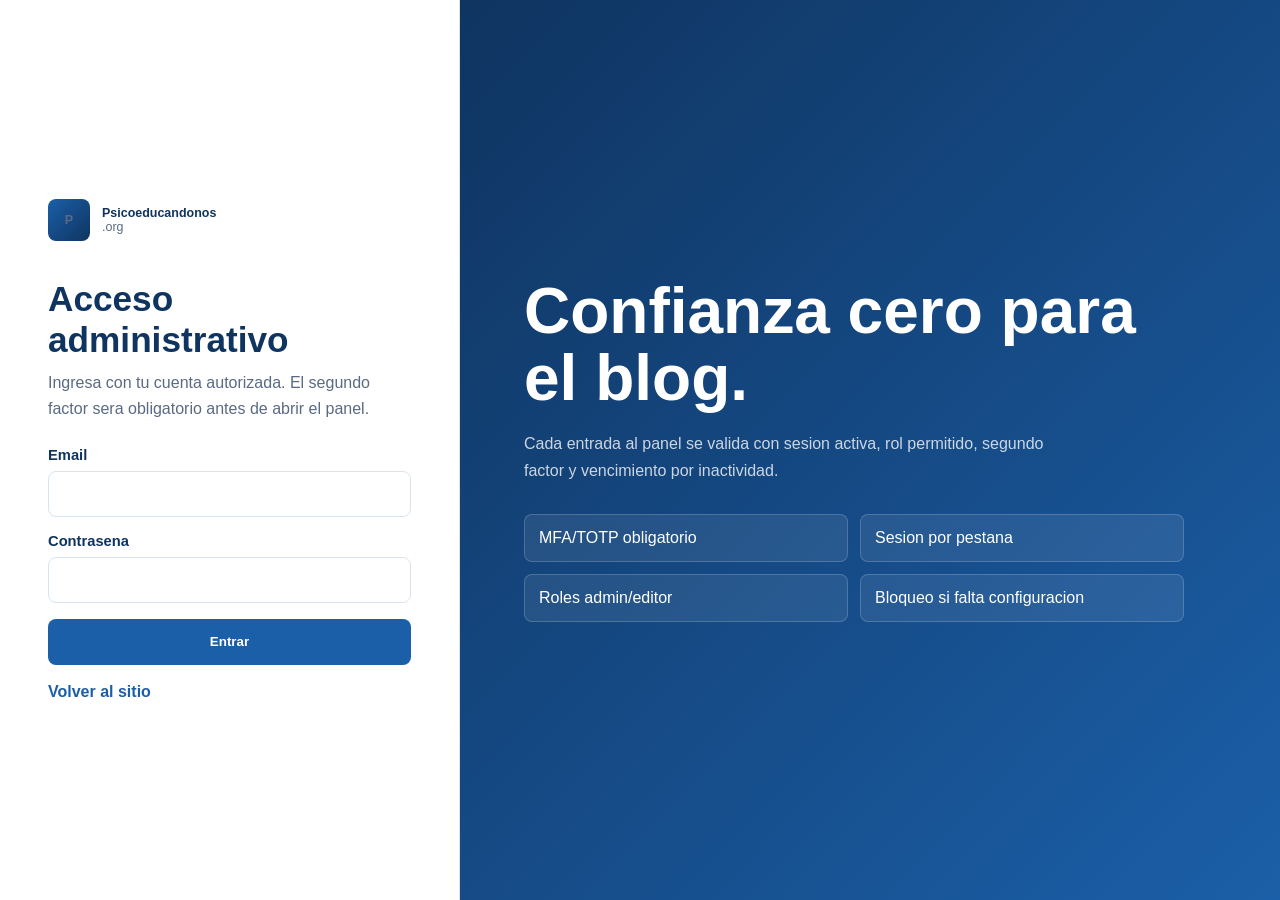
<file: login.html>
<!DOCTYPE html>
<html lang="es">
<head>
  <meta charset="UTF-8" />
  <meta name="viewport" content="width=device-width, initial-scale=1.0" />
  <meta name="robots" content="noindex, nofollow" />
  <meta http-equiv="Content-Security-Policy" content="default-src 'self'; script-src 'self' https://cdn.jsdelivr.net; connect-src 'self' https://*.supabase.co wss://*.supabase.co; style-src 'self' https://fonts.googleapis.com; font-src https://fonts.gstatic.com; img-src 'self' data:;" />
  <title>Acceso seguro | Psicoeducandonos</title>
  <link rel="preconnect" href="https://fonts.googleapis.com" />
  <link rel="preconnect" href="https://fonts.gstatic.com" crossorigin />
  <link href="https://fonts.googleapis.com/css2?family=Inter:wght@400;600;700;800&display=swap" rel="stylesheet" />
  <link rel="stylesheet" href="css/auth.css" />
</head>
<body>
  <main class="auth-layout">
    <section class="auth-panel">
      <a class="auth-brand" href="index.html">
        <span class="auth-brand__mark">P</span>
        <span><strong>Psicoeducandonos</strong><span>.org</span></span>
      </a>

      <div class="auth-card">
        <h1>Acceso administrativo</h1>
        <p>Ingresa con tu cuenta autorizada. El segundo factor sera obligatorio antes de abrir el panel.</p>

        <div class="auth-status" data-auth-status hidden></div>

        <form data-login-form>
          <div class="field">
            <label for="email">Email</label>
            <input id="email" name="email" type="email" autocomplete="username" required />
          </div>
          <div class="field">
            <label for="password">Contrasena</label>
            <input id="password" name="password" type="password" autocomplete="current-password" required />
          </div>
          <button class="button" type="submit">Entrar</button>
        </form>

        <a class="small-link" href="index.html">Volver al sitio</a>
      </div>
    </section>

    <aside class="auth-aside" aria-label="Controles de seguridad">
      <div class="auth-aside__content">
        <h2>Confianza cero para el blog.</h2>
        <p>Cada entrada al panel se valida con sesion activa, rol permitido, segundo factor y vencimiento por inactividad.</p>
        <ul class="trust-list">
          <li>MFA/TOTP obligatorio</li>
          <li>Sesion por pestana</li>
          <li>Roles admin/editor</li>
          <li>Bloqueo si falta configuracion</li>
        </ul>
      </div>
    </aside>
  </main>

  <script src="js/auth-config.js"></script>
  <script type="module" src="js/login.js"></script>
</body>
</html>
</file>
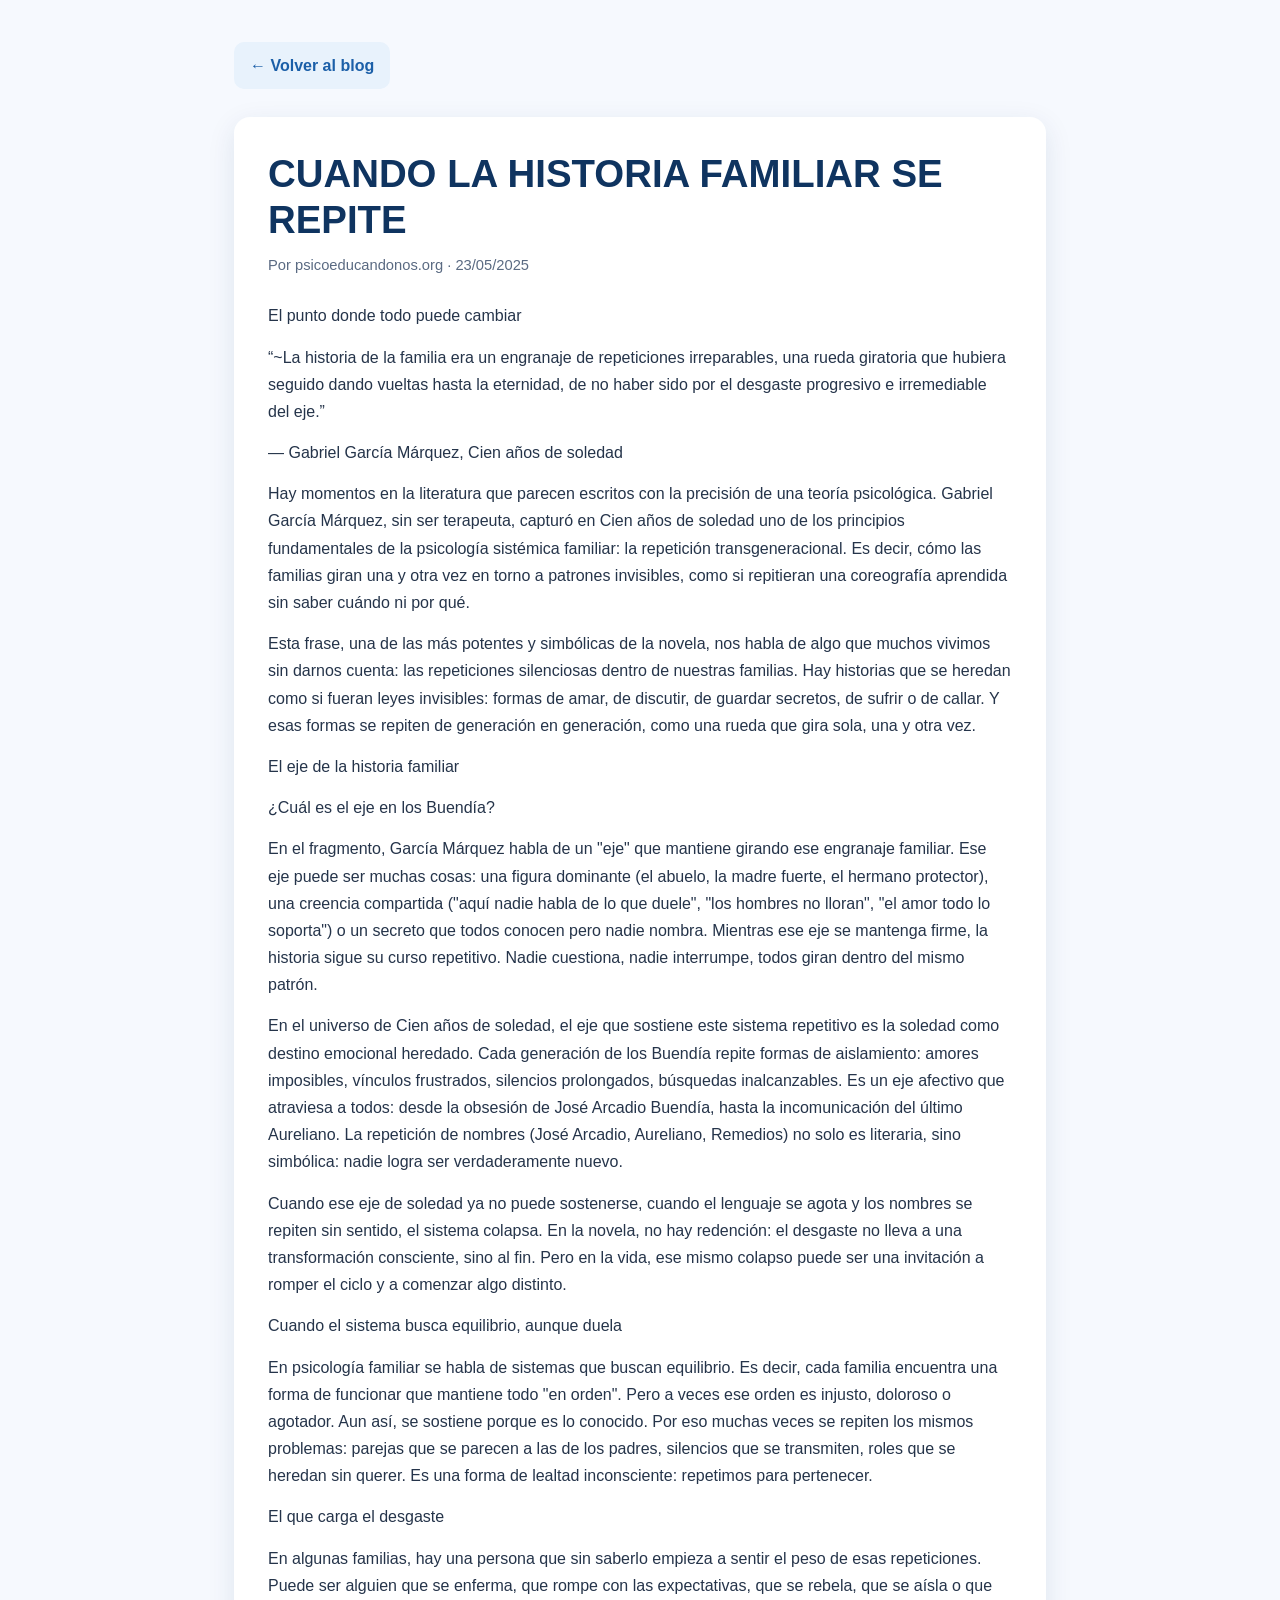
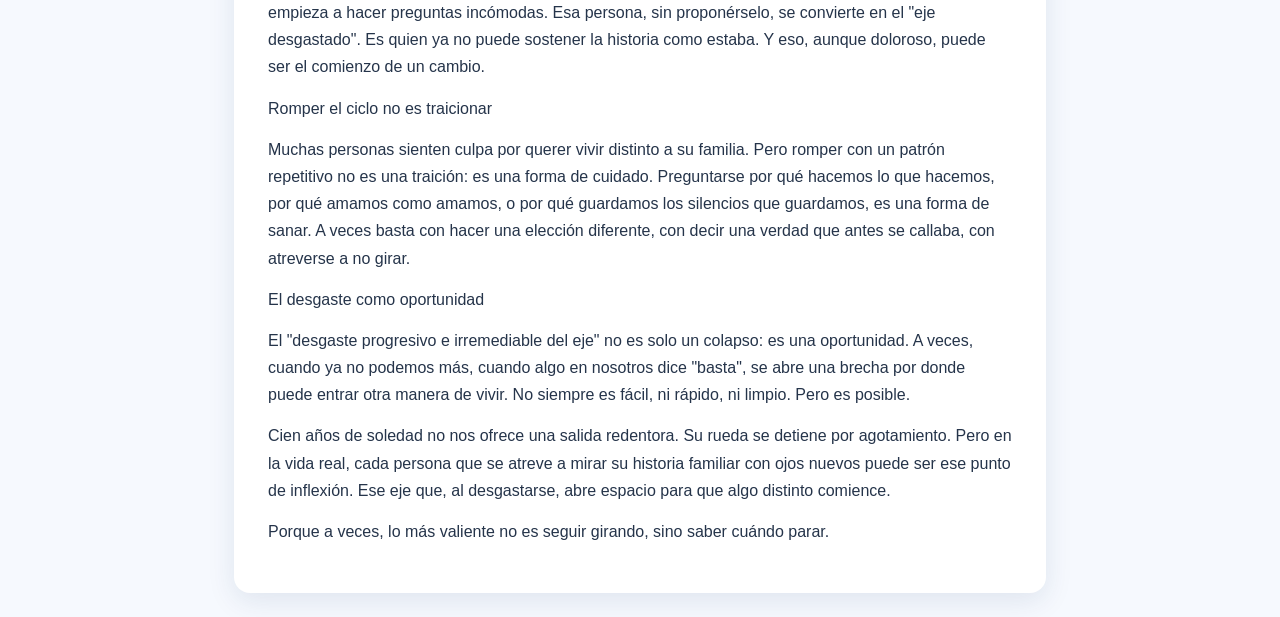
<file: articulos/cuando-la-historia-familiar-se-repite.html>
﻿<!DOCTYPE html>
<html lang="es">
<head>
  <meta charset="UTF-8" />
  <meta name="viewport" content="width=device-width, initial-scale=1.0" />
  <title>CUANDO LA HISTORIA FAMILIAR SE REPITE | Psicoeducandonos</title>
  <meta name="description" content="Artículo de Psicoeducandonos" />
  <style>
    :root{--blue-dark:#0F3460;--blue-mid:#1B5FA8;--blue-pale:#E8F2FC;--gray:#5A6A82;--white:#fff;}
    *{box-sizing:border-box} body{margin:0;font-family:Segoe UI,Arial,sans-serif;background:#f6f9fe;color:#25344a;line-height:1.7}
    .wrap{max-width:860px;margin:0 auto;padding:24px}
    .top{margin:18px 0 28px}
    .back{display:inline-block;padding:10px 16px;border-radius:10px;background:var(--blue-pale);color:var(--blue-mid);text-decoration:none;font-weight:600}
    article{background:var(--white);border-radius:16px;padding:34px;box-shadow:0 8px 28px rgba(15,52,96,.10)}
    h1{margin:0 0 10px;font-size:clamp(1.6rem,3.4vw,2.4rem);line-height:1.2;color:var(--blue-dark)}
    .meta{color:var(--gray);font-size:.92rem;margin-bottom:24px}
    p{margin:0 0 14px}
    blockquote{margin:16px 0;padding:14px 18px;border-left:4px solid var(--blue-mid);background:#f2f7fd;border-radius:8px}
    ul,ol{padding-left:22px}
    hr{border:none;border-top:1px solid #d9e4f1;margin:24px 0}
    @media (max-width:640px){.wrap{padding:14px}.top{margin:10px 0 16px}article{padding:22px}}
  </style>
</head>
<body>
  <div class="wrap">
    <div class="top">
      <a class="back" href="../index.html#blog">← Volver al blog</a>
    </div>
    <article>
      <h1>CUANDO LA HISTORIA FAMILIAR SE REPITE</h1>
      <div class="meta">Por psicoeducandonos.org · 23/05/2025</div>
      
<p>El punto donde todo puede cambiar</p>



<p>“~La historia de la familia era un engranaje de repeticiones irreparables, una rueda giratoria que hubiera seguido dando vueltas hasta la eternidad, de no haber sido por el desgaste progresivo e irremediable del eje.”</p>



<p>— Gabriel García Márquez, Cien años de soledad</p>



<p>Hay momentos en la literatura que parecen escritos con la precisión de una teoría psicológica. Gabriel García Márquez, sin ser terapeuta, capturó en Cien años de soledad uno de los principios fundamentales de la psicología sistémica familiar: la repetición transgeneracional. Es decir, cómo las familias giran una y otra vez en torno a patrones invisibles, como si repitieran una coreografía aprendida sin saber cuándo ni por qué.</p>



<p>Esta frase, una de las más potentes y simbólicas de la novela, nos habla de algo que muchos vivimos sin darnos cuenta: las repeticiones silenciosas dentro de nuestras familias. Hay historias que se heredan como si fueran leyes invisibles: formas de amar, de discutir, de guardar secretos, de sufrir o de callar. Y esas formas se repiten de generación en generación, como una rueda que gira sola, una y otra vez.</p>



<p>El eje de la historia familiar</p>



<p>¿Cuál es el eje en los Buendía?</p>



<p>En el fragmento, García Márquez habla de un "eje" que mantiene girando ese engranaje familiar. Ese eje puede ser muchas cosas: una figura dominante (el abuelo, la madre fuerte, el hermano protector), una creencia compartida ("aquí nadie habla de lo que duele", "los hombres no lloran", "el amor todo lo soporta") o un secreto que todos conocen pero nadie nombra. Mientras ese eje se mantenga firme, la historia sigue su curso repetitivo. Nadie cuestiona, nadie interrumpe, todos giran dentro del mismo patrón.</p>



<p>En el universo de Cien años de soledad, el eje que sostiene este sistema repetitivo es la soledad como destino emocional heredado. Cada generación de los Buendía repite formas de aislamiento: amores imposibles, vínculos frustrados, silencios prolongados, búsquedas inalcanzables. Es un eje afectivo que atraviesa a todos: desde la obsesión de José Arcadio Buendía, hasta la incomunicación del último Aureliano. La repetición de nombres (José Arcadio, Aureliano, Remedios) no solo es literaria, sino simbólica: nadie logra ser verdaderamente nuevo.</p>



<p>Cuando ese eje de soledad ya no puede sostenerse, cuando el lenguaje se agota y los nombres se repiten sin sentido, el sistema colapsa. En la novela, no hay redención: el desgaste no lleva a una transformación consciente, sino al fin. Pero en la vida, ese mismo colapso puede ser una invitación a romper el ciclo y a comenzar algo distinto.</p>



<p>Cuando el sistema busca equilibrio, aunque duela</p>



<p>En psicología familiar se habla de sistemas que buscan equilibrio. Es decir, cada familia encuentra una forma de funcionar que mantiene todo "en orden". Pero a veces ese orden es injusto, doloroso o agotador. Aun así, se sostiene porque es lo conocido. Por eso muchas veces se repiten los mismos problemas: parejas que se parecen a las de los padres, silencios que se transmiten, roles que se heredan sin querer. Es una forma de lealtad inconsciente: repetimos para pertenecer.</p>



<p>El que carga el desgaste</p>



<p>En algunas familias, hay una persona que sin saberlo empieza a sentir el peso de esas repeticiones. Puede ser alguien que se enferma, que rompe con las expectativas, que se rebela, que se aísla o que empieza a hacer preguntas incómodas. Esa persona, sin proponérselo, se convierte en el "eje desgastado". Es quien ya no puede sostener la historia como estaba. Y eso, aunque doloroso, puede ser el comienzo de un cambio.</p>



<p>Romper el ciclo no es traicionar</p>



<p>Muchas personas sienten culpa por querer vivir distinto a su familia. Pero romper con un patrón repetitivo no es una traición: es una forma de cuidado. Preguntarse por qué hacemos lo que hacemos, por qué amamos como amamos, o por qué guardamos los silencios que guardamos, es una forma de sanar. A veces basta con hacer una elección diferente, con decir una verdad que antes se callaba, con atreverse a no girar.</p>



<p>El desgaste como oportunidad</p>



<p>El "desgaste progresivo e irremediable del eje" no es solo un colapso: es una oportunidad. A veces, cuando ya no podemos más, cuando algo en nosotros dice "basta", se abre una brecha por donde puede entrar otra manera de vivir. No siempre es fácil, ni rápido, ni limpio. Pero es posible.</p>



<p>Cien años de soledad no nos ofrece una salida redentora. Su rueda se detiene por agotamiento. Pero en la vida real, cada persona que se atreve a mirar su historia familiar con ojos nuevos puede ser ese punto de inflexión. Ese eje que, al desgastarse, abre espacio para que algo distinto comience.</p>



<p>Porque a veces, lo más valiente no es seguir girando, sino saber cuándo parar.</p>

    </article>
  </div>
</body>
</html>
</file>
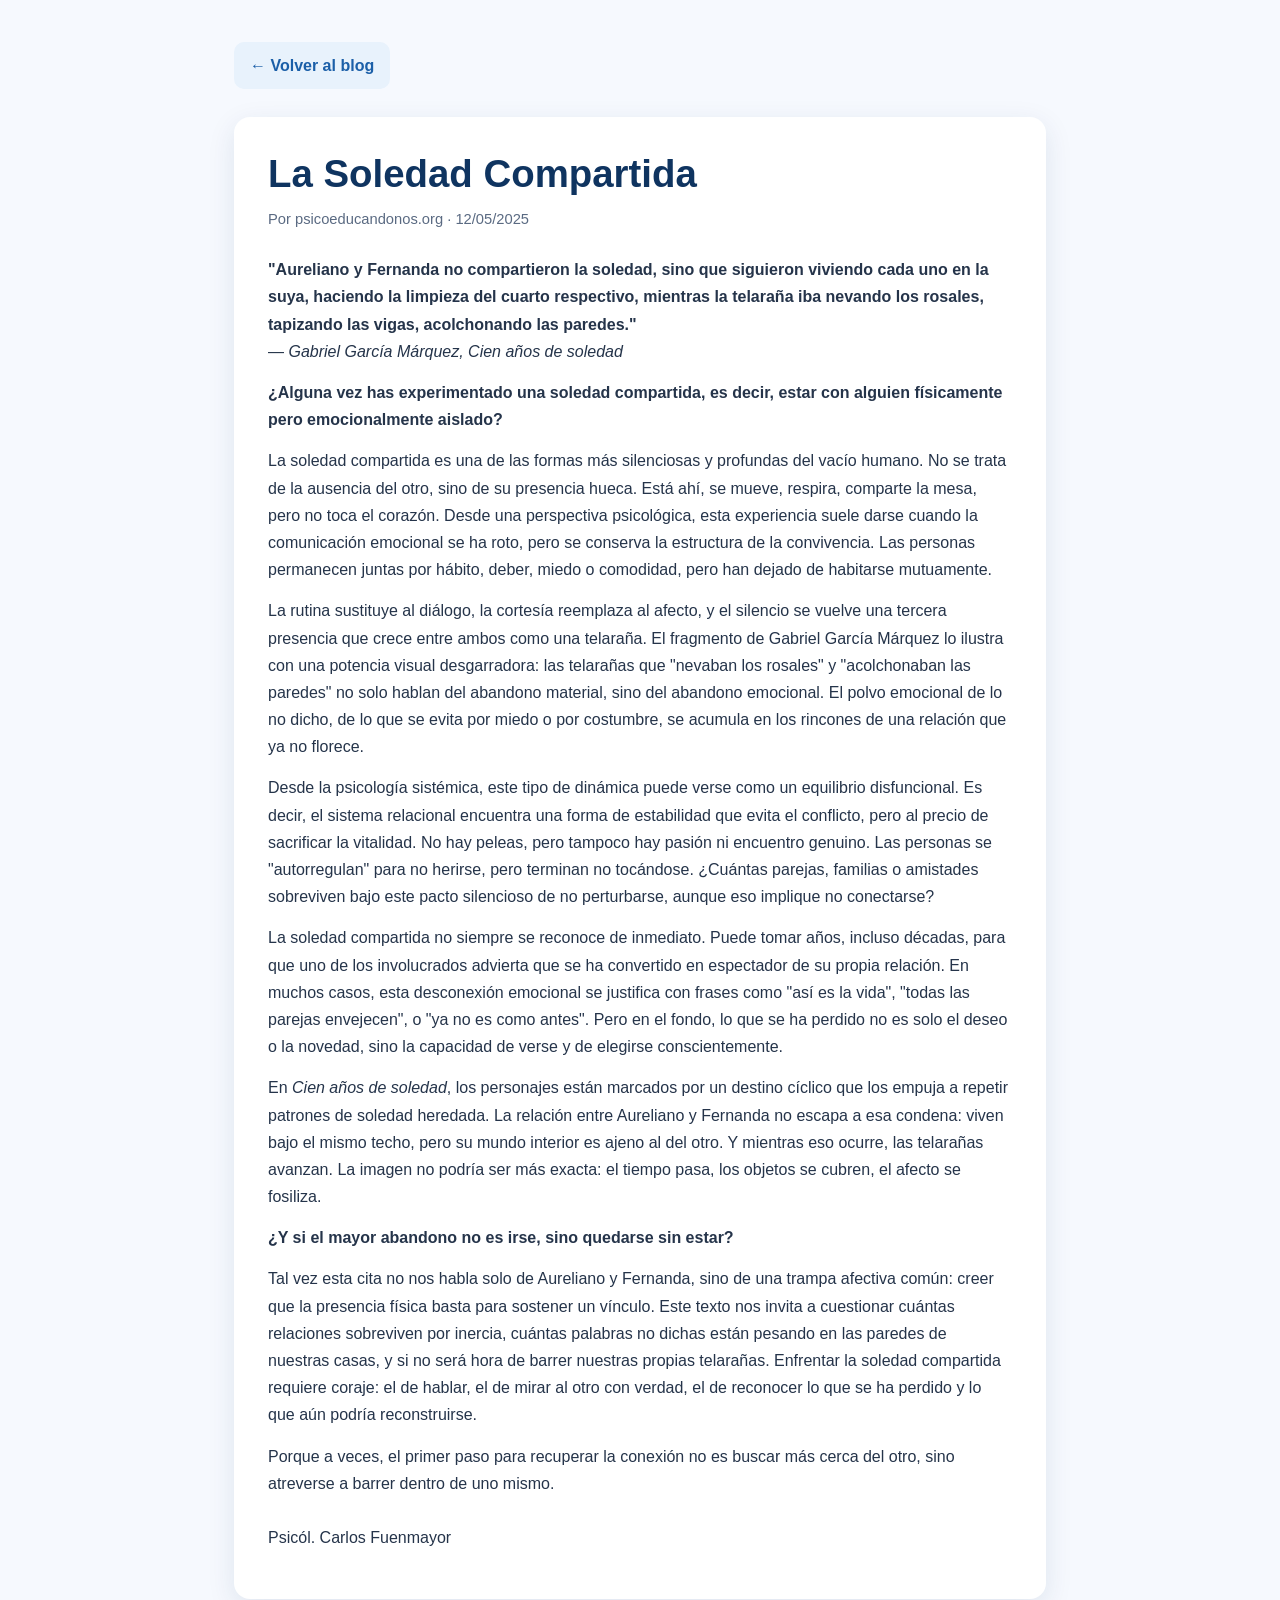
<file: articulos/la-soledad-compartida.html>
﻿<!DOCTYPE html>
<html lang="es">
<head>
  <meta charset="UTF-8" />
  <meta name="viewport" content="width=device-width, initial-scale=1.0" />
  <title>La Soledad Compartida | Psicoeducandonos</title>
  <meta name="description" content="Artículo de Psicoeducandonos" />
  <style>
    :root{--blue-dark:#0F3460;--blue-mid:#1B5FA8;--blue-pale:#E8F2FC;--gray:#5A6A82;--white:#fff;}
    *{box-sizing:border-box} body{margin:0;font-family:Segoe UI,Arial,sans-serif;background:#f6f9fe;color:#25344a;line-height:1.7}
    .wrap{max-width:860px;margin:0 auto;padding:24px}
    .top{margin:18px 0 28px}
    .back{display:inline-block;padding:10px 16px;border-radius:10px;background:var(--blue-pale);color:var(--blue-mid);text-decoration:none;font-weight:600}
    article{background:var(--white);border-radius:16px;padding:34px;box-shadow:0 8px 28px rgba(15,52,96,.10)}
    h1{margin:0 0 10px;font-size:clamp(1.6rem,3.4vw,2.4rem);line-height:1.2;color:var(--blue-dark)}
    .meta{color:var(--gray);font-size:.92rem;margin-bottom:24px}
    p{margin:0 0 14px}
    blockquote{margin:16px 0;padding:14px 18px;border-left:4px solid var(--blue-mid);background:#f2f7fd;border-radius:8px}
    ul,ol{padding-left:22px}
    hr{border:none;border-top:1px solid #d9e4f1;margin:24px 0}
    @media (max-width:640px){.wrap{padding:14px}.top{margin:10px 0 16px}article{padding:22px}}
  </style>
</head>
<body>
  <div class="wrap">
    <div class="top">
      <a class="back" href="../index.html#blog">← Volver al blog</a>
    </div>
    <article>
      <h1>La Soledad Compartida</h1>
      <div class="meta">Por psicoeducandonos.org · 12/05/2025</div>
      
<p><strong>"Aureliano y Fernanda no compartieron la soledad, sino que siguieron viviendo cada uno en la suya, haciendo la limpieza del cuarto respectivo, mientras la telaraña iba nevando los rosales, tapizando las vigas, acolchonando las paredes."</strong><br>— <em>Gabriel García Márquez, Cien años de soledad</em></p>



<p><strong>¿Alguna vez has experimentado una soledad compartida, es decir, estar con alguien físicamente pero emocionalmente aislado?</strong></p>



<p>La soledad compartida es una de las formas más silenciosas y profundas del vacío humano. No se trata de la ausencia del otro, sino de su presencia hueca. Está ahí, se mueve, respira, comparte la mesa, pero no toca el corazón. Desde una perspectiva psicológica, esta experiencia suele darse cuando la comunicación emocional se ha roto, pero se conserva la estructura de la convivencia. Las personas permanecen juntas por hábito, deber, miedo o comodidad, pero han dejado de habitarse mutuamente.</p>



<p>La rutina sustituye al diálogo, la cortesía reemplaza al afecto, y el silencio se vuelve una tercera presencia que crece entre ambos como una telaraña. El fragmento de Gabriel García Márquez lo ilustra con una potencia visual desgarradora: las telarañas que "nevaban los rosales" y "acolchonaban las paredes" no solo hablan del abandono material, sino del abandono emocional. El polvo emocional de lo no dicho, de lo que se evita por miedo o por costumbre, se acumula en los rincones de una relación que ya no florece.</p>



<p>Desde la psicología sistémica, este tipo de dinámica puede verse como un equilibrio disfuncional. Es decir, el sistema relacional encuentra una forma de estabilidad que evita el conflicto, pero al precio de sacrificar la vitalidad. No hay peleas, pero tampoco hay pasión ni encuentro genuino. Las personas se "autorregulan" para no herirse, pero terminan no tocándose. ¿Cuántas parejas, familias o amistades sobreviven bajo este pacto silencioso de no perturbarse, aunque eso implique no conectarse?</p>



<p>La soledad compartida no siempre se reconoce de inmediato. Puede tomar años, incluso décadas, para que uno de los involucrados advierta que se ha convertido en espectador de su propia relación. En muchos casos, esta desconexión emocional se justifica con frases como "así es la vida", "todas las parejas envejecen", o "ya no es como antes". Pero en el fondo, lo que se ha perdido no es solo el deseo o la novedad, sino la capacidad de verse y de elegirse conscientemente.</p>



<p>En <em>Cien años de soledad</em>, los personajes están marcados por un destino cíclico que los empuja a repetir patrones de soledad heredada. La relación entre Aureliano y Fernanda no escapa a esa condena: viven bajo el mismo techo, pero su mundo interior es ajeno al del otro. Y mientras eso ocurre, las telarañas avanzan. La imagen no podría ser más exacta: el tiempo pasa, los objetos se cubren, el afecto se fosiliza.</p>



<p><strong>¿Y si el mayor abandono no es irse, sino quedarse sin estar?</strong></p>



<p>Tal vez esta cita no nos habla solo de Aureliano y Fernanda, sino de una trampa afectiva común: creer que la presencia física basta para sostener un vínculo. Este texto nos invita a cuestionar cuántas relaciones sobreviven por inercia, cuántas palabras no dichas están pesando en las paredes de nuestras casas, y si no será hora de barrer nuestras propias telarañas. Enfrentar la soledad compartida requiere coraje: el de hablar, el de mirar al otro con verdad, el de reconocer lo que se ha perdido y lo que aún podría reconstruirse.</p>



<p>Porque a veces, el primer paso para recuperar la conexión no es buscar más cerca del otro, sino atreverse a barrer dentro de uno mismo.<br><br>Psicól. Carlos Fuenmayor </p>

    </article>
  </div>
</body>
</html>
</file>
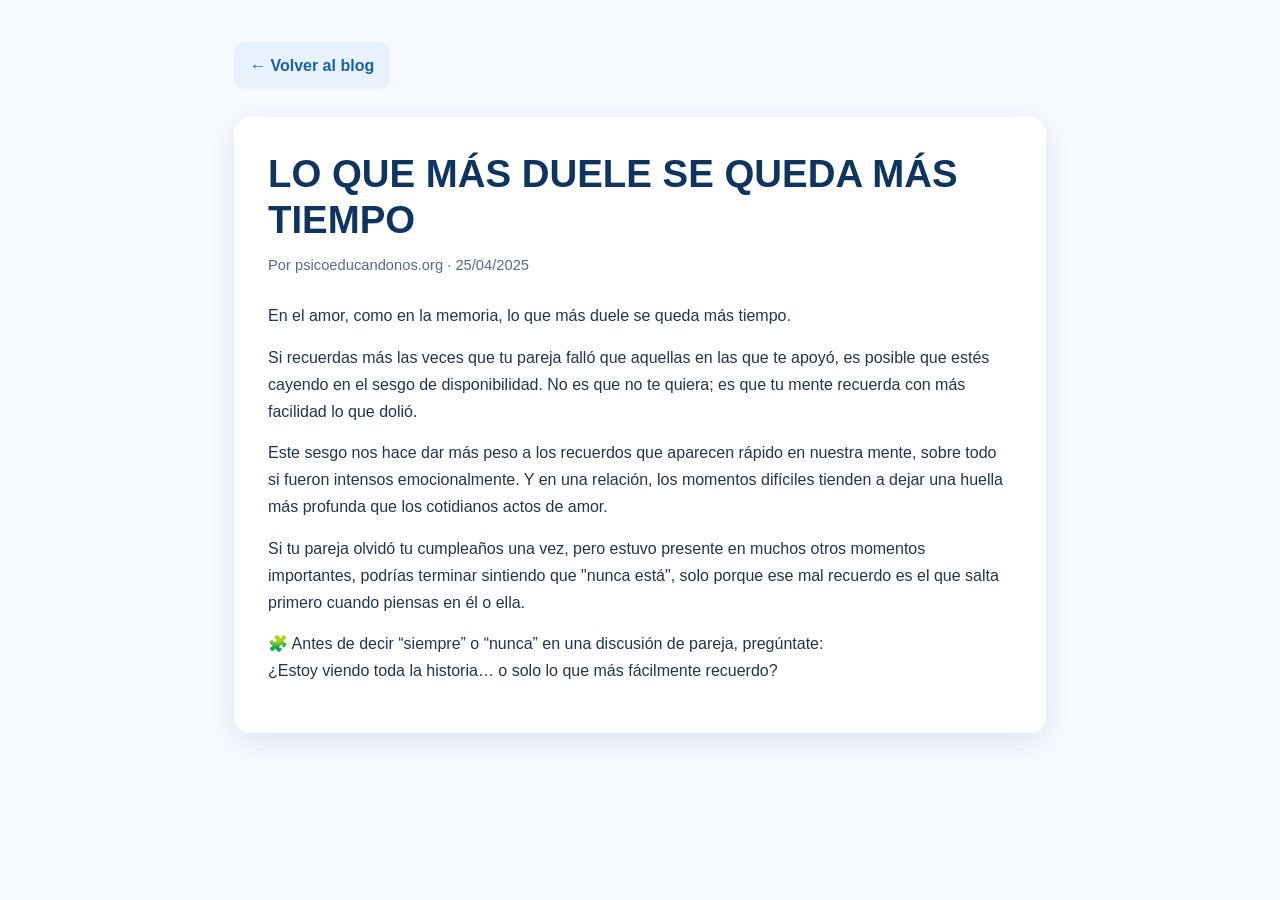
<file: articulos/lo-que-mas-duele-se-queda-mas-tiempo.html>
﻿<!DOCTYPE html>
<html lang="es">
<head>
  <meta charset="UTF-8" />
  <meta name="viewport" content="width=device-width, initial-scale=1.0" />
  <title>LO QUE MÁS DUELE SE QUEDA MÁS TIEMPO | Psicoeducandonos</title>
  <meta name="description" content="Artículo de Psicoeducandonos" />
  <style>
    :root{--blue-dark:#0F3460;--blue-mid:#1B5FA8;--blue-pale:#E8F2FC;--gray:#5A6A82;--white:#fff;}
    *{box-sizing:border-box} body{margin:0;font-family:Segoe UI,Arial,sans-serif;background:#f6f9fe;color:#25344a;line-height:1.7}
    .wrap{max-width:860px;margin:0 auto;padding:24px}
    .top{margin:18px 0 28px}
    .back{display:inline-block;padding:10px 16px;border-radius:10px;background:var(--blue-pale);color:var(--blue-mid);text-decoration:none;font-weight:600}
    article{background:var(--white);border-radius:16px;padding:34px;box-shadow:0 8px 28px rgba(15,52,96,.10)}
    h1{margin:0 0 10px;font-size:clamp(1.6rem,3.4vw,2.4rem);line-height:1.2;color:var(--blue-dark)}
    .meta{color:var(--gray);font-size:.92rem;margin-bottom:24px}
    p{margin:0 0 14px}
    blockquote{margin:16px 0;padding:14px 18px;border-left:4px solid var(--blue-mid);background:#f2f7fd;border-radius:8px}
    ul,ol{padding-left:22px}
    hr{border:none;border-top:1px solid #d9e4f1;margin:24px 0}
    @media (max-width:640px){.wrap{padding:14px}.top{margin:10px 0 16px}article{padding:22px}}
  </style>
</head>
<body>
  <div class="wrap">
    <div class="top">
      <a class="back" href="../index.html#blog">← Volver al blog</a>
    </div>
    <article>
      <h1>LO QUE MÁS DUELE SE QUEDA MÁS TIEMPO</h1>
      <div class="meta">Por psicoeducandonos.org · 25/04/2025</div>
      
<p>En el amor, como en la memoria, lo que más duele se queda más tiempo.</p>



<p>Si recuerdas más las veces que tu pareja falló que aquellas en las que te apoyó, es posible que estés cayendo en el sesgo de disponibilidad. No es que no te quiera; es que tu mente recuerda con más facilidad lo que dolió.</p>



<p>Este sesgo nos hace dar más peso a los recuerdos que aparecen rápido en nuestra mente, sobre todo si fueron intensos emocionalmente. Y en una relación, los momentos difíciles tienden a dejar una huella más profunda que los cotidianos actos de amor.</p>



<p>Si tu pareja olvidó tu cumpleaños una vez, pero estuvo presente en muchos otros momentos importantes, podrías terminar sintiendo que "nunca está", solo porque ese mal recuerdo es el que salta primero cuando piensas en él o ella.</p>



<p>🧩 Antes de decir “siempre” o “nunca” en una discusión de pareja, pregúntate:<br>¿Estoy viendo toda la historia… o solo lo que más fácilmente&nbsp;recuerdo?</p>





    </article>
  </div>
</body>
</html>
</file>
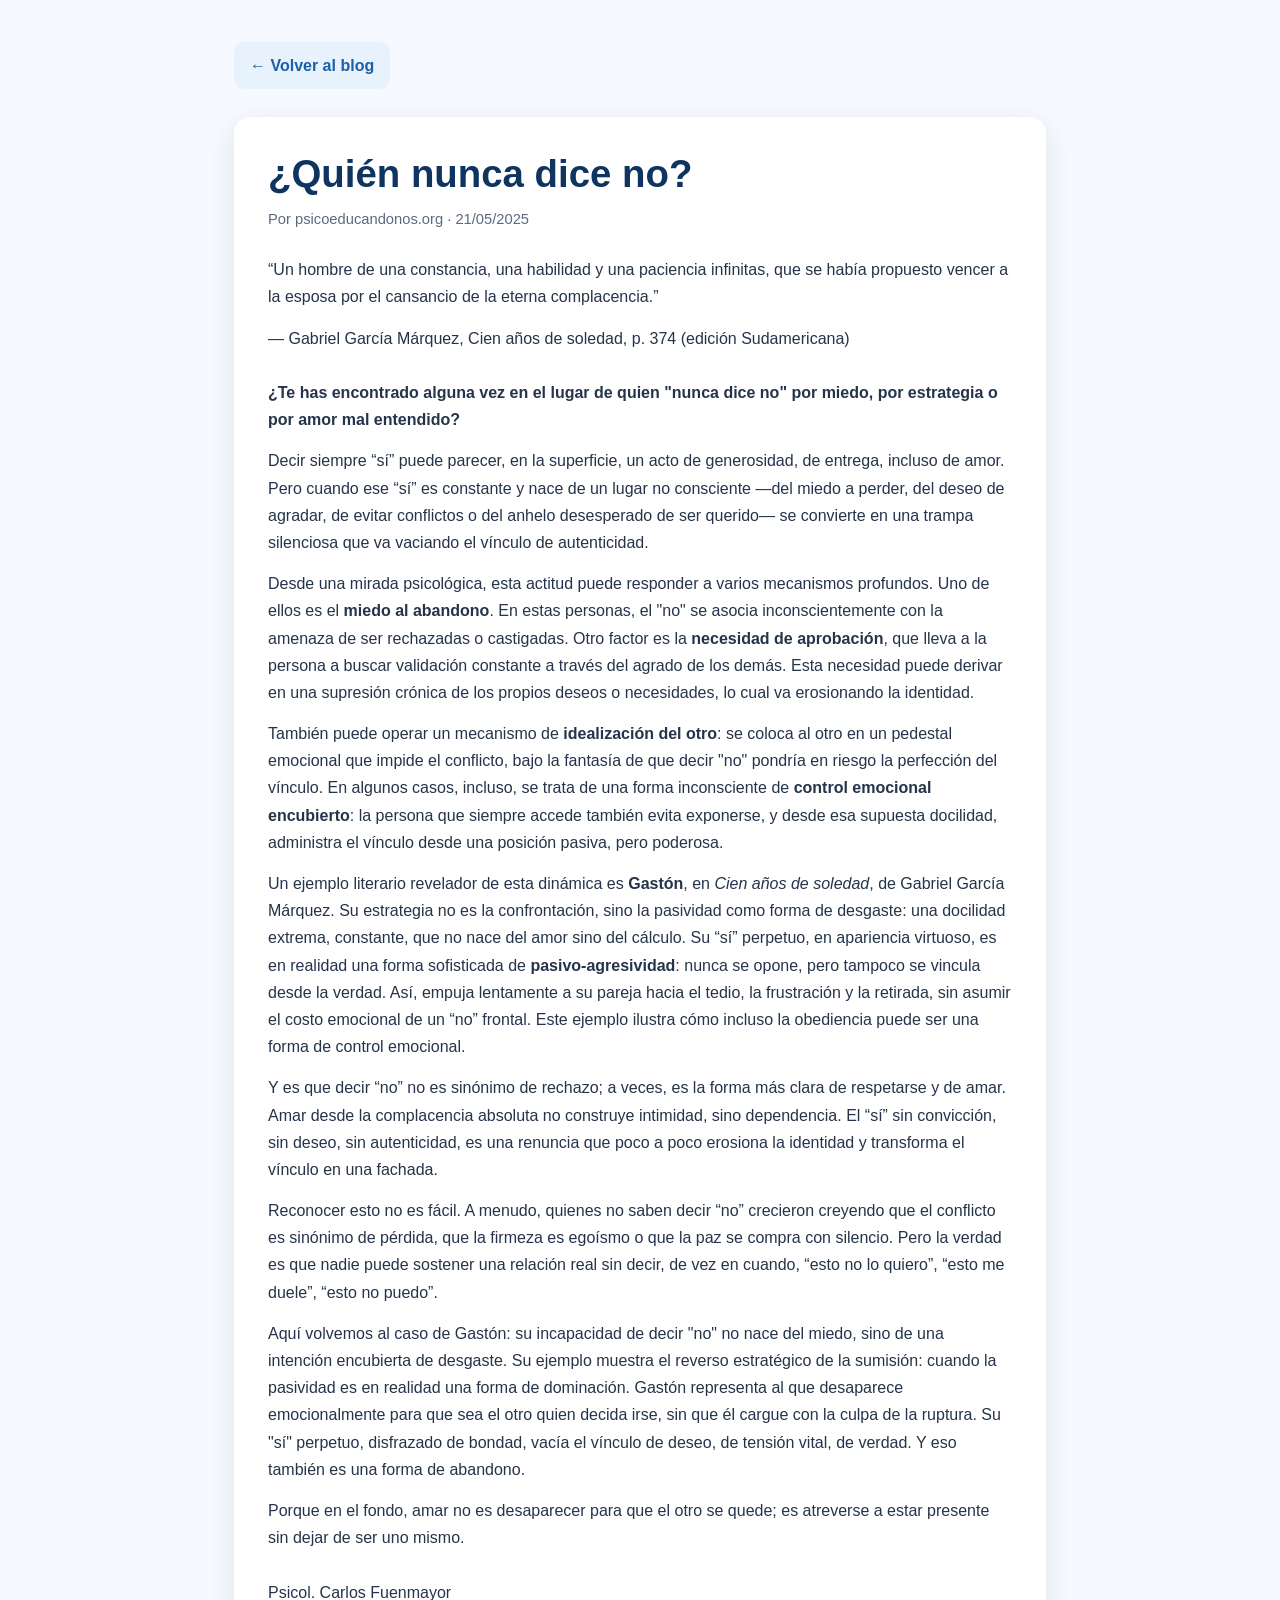
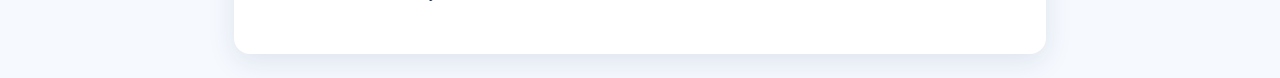
<file: articulos/quien-nunca-dice-no.html>
﻿<!DOCTYPE html>
<html lang="es">
<head>
  <meta charset="UTF-8" />
  <meta name="viewport" content="width=device-width, initial-scale=1.0" />
  <title>¿Quién nunca dice no? | Psicoeducandonos</title>
  <meta name="description" content="Artículo de Psicoeducandonos" />
  <style>
    :root{--blue-dark:#0F3460;--blue-mid:#1B5FA8;--blue-pale:#E8F2FC;--gray:#5A6A82;--white:#fff;}
    *{box-sizing:border-box} body{margin:0;font-family:Segoe UI,Arial,sans-serif;background:#f6f9fe;color:#25344a;line-height:1.7}
    .wrap{max-width:860px;margin:0 auto;padding:24px}
    .top{margin:18px 0 28px}
    .back{display:inline-block;padding:10px 16px;border-radius:10px;background:var(--blue-pale);color:var(--blue-mid);text-decoration:none;font-weight:600}
    article{background:var(--white);border-radius:16px;padding:34px;box-shadow:0 8px 28px rgba(15,52,96,.10)}
    h1{margin:0 0 10px;font-size:clamp(1.6rem,3.4vw,2.4rem);line-height:1.2;color:var(--blue-dark)}
    .meta{color:var(--gray);font-size:.92rem;margin-bottom:24px}
    p{margin:0 0 14px}
    blockquote{margin:16px 0;padding:14px 18px;border-left:4px solid var(--blue-mid);background:#f2f7fd;border-radius:8px}
    ul,ol{padding-left:22px}
    hr{border:none;border-top:1px solid #d9e4f1;margin:24px 0}
    @media (max-width:640px){.wrap{padding:14px}.top{margin:10px 0 16px}article{padding:22px}}
  </style>
</head>
<body>
  <div class="wrap">
    <div class="top">
      <a class="back" href="../index.html#blog">← Volver al blog</a>
    </div>
    <article>
      <h1>¿Quién nunca dice no?</h1>
      <div class="meta">Por psicoeducandonos.org · 21/05/2025</div>
      
<p>“Un hombre de una constancia, una habilidad y una paciencia infinitas, que se había propuesto vencer a la esposa por el cansancio de la eterna complacencia.”</p>



<p>— Gabriel García Márquez, Cien años de soledad, p. 374 (edición Sudamericana)<br><br><strong>¿Te has encontrado alguna vez en el lugar de quien "nunca dice no" por miedo, por estrategia o por amor mal entendido?</strong></p>



<p>Decir siempre “sí” puede parecer, en la superficie, un acto de generosidad, de entrega, incluso de amor. Pero cuando ese “sí” es constante y nace de un lugar no consciente —del miedo a perder, del deseo de agradar, de evitar conflictos o del anhelo desesperado de ser querido— se convierte en una trampa silenciosa que va vaciando el vínculo de autenticidad.</p>



<p>Desde una mirada psicológica, esta actitud puede responder a varios mecanismos profundos. Uno de ellos es el <strong>miedo al abandono</strong>. En estas personas, el "no" se asocia inconscientemente con la amenaza de ser rechazadas o castigadas. Otro factor es la <strong>necesidad de aprobación</strong>, que lleva a la persona a buscar validación constante a través del agrado de los demás. Esta necesidad puede derivar en una supresión crónica de los propios deseos o necesidades, lo cual va erosionando la identidad.</p>



<p>También puede operar un mecanismo de <strong>idealización del otro</strong>: se coloca al otro en un pedestal emocional que impide el conflicto, bajo la fantasía de que decir "no" pondría en riesgo la perfección del vínculo. En algunos casos, incluso, se trata de una forma inconsciente de <strong>control emocional encubierto</strong>: la persona que siempre accede también evita exponerse, y desde esa supuesta docilidad, administra el vínculo desde una posición pasiva, pero poderosa.</p>



<p>Un ejemplo literario revelador de esta dinámica es <strong>Gastón</strong>, en <em>Cien años de soledad</em>, de Gabriel García Márquez. Su estrategia no es la confrontación, sino la pasividad como forma de desgaste: una docilidad extrema, constante, que no nace del amor sino del cálculo. Su “sí” perpetuo, en apariencia virtuoso, es en realidad una forma sofisticada de <strong>pasivo-agresividad</strong>: nunca se opone, pero tampoco se vincula desde la verdad. Así, empuja lentamente a su pareja hacia el tedio, la frustración y la retirada, sin asumir el costo emocional de un “no” frontal. Este ejemplo ilustra cómo incluso la obediencia puede ser una forma de control emocional.</p>



<p>Y es que decir “no” no es sinónimo de rechazo; a veces, es la forma más clara de respetarse y de amar. Amar desde la complacencia absoluta no construye intimidad, sino dependencia. El “sí” sin convicción, sin deseo, sin autenticidad, es una renuncia que poco a poco erosiona la identidad y transforma el vínculo en una fachada.</p>



<p>Reconocer esto no es fácil. A menudo, quienes no saben decir “no” crecieron creyendo que el conflicto es sinónimo de pérdida, que la firmeza es egoísmo o que la paz se compra con silencio. Pero la verdad es que nadie puede sostener una relación real sin decir, de vez en cuando, “esto no lo quiero”, “esto me duele”, “esto no puedo”.</p>



<p>Aquí volvemos al caso de Gastón: su incapacidad de decir "no" no nace del miedo, sino de una intención encubierta de desgaste. Su ejemplo muestra el reverso estratégico de la sumisión: cuando la pasividad es en realidad una forma de dominación. Gastón representa al que desaparece emocionalmente para que sea el otro quien decida irse, sin que él cargue con la culpa de la ruptura. Su "sí" perpetuo, disfrazado de bondad, vacía el vínculo de deseo, de tensión vital, de verdad. Y eso también es una forma de abandono.</p>



<p>Porque en el fondo, amar no es desaparecer para que el otro se quede; es atreverse a estar presente sin dejar de ser uno mismo.<br><br>Psicol. Carlos Fuenmayor</p>

    </article>
  </div>
</body>
</html>
</file>
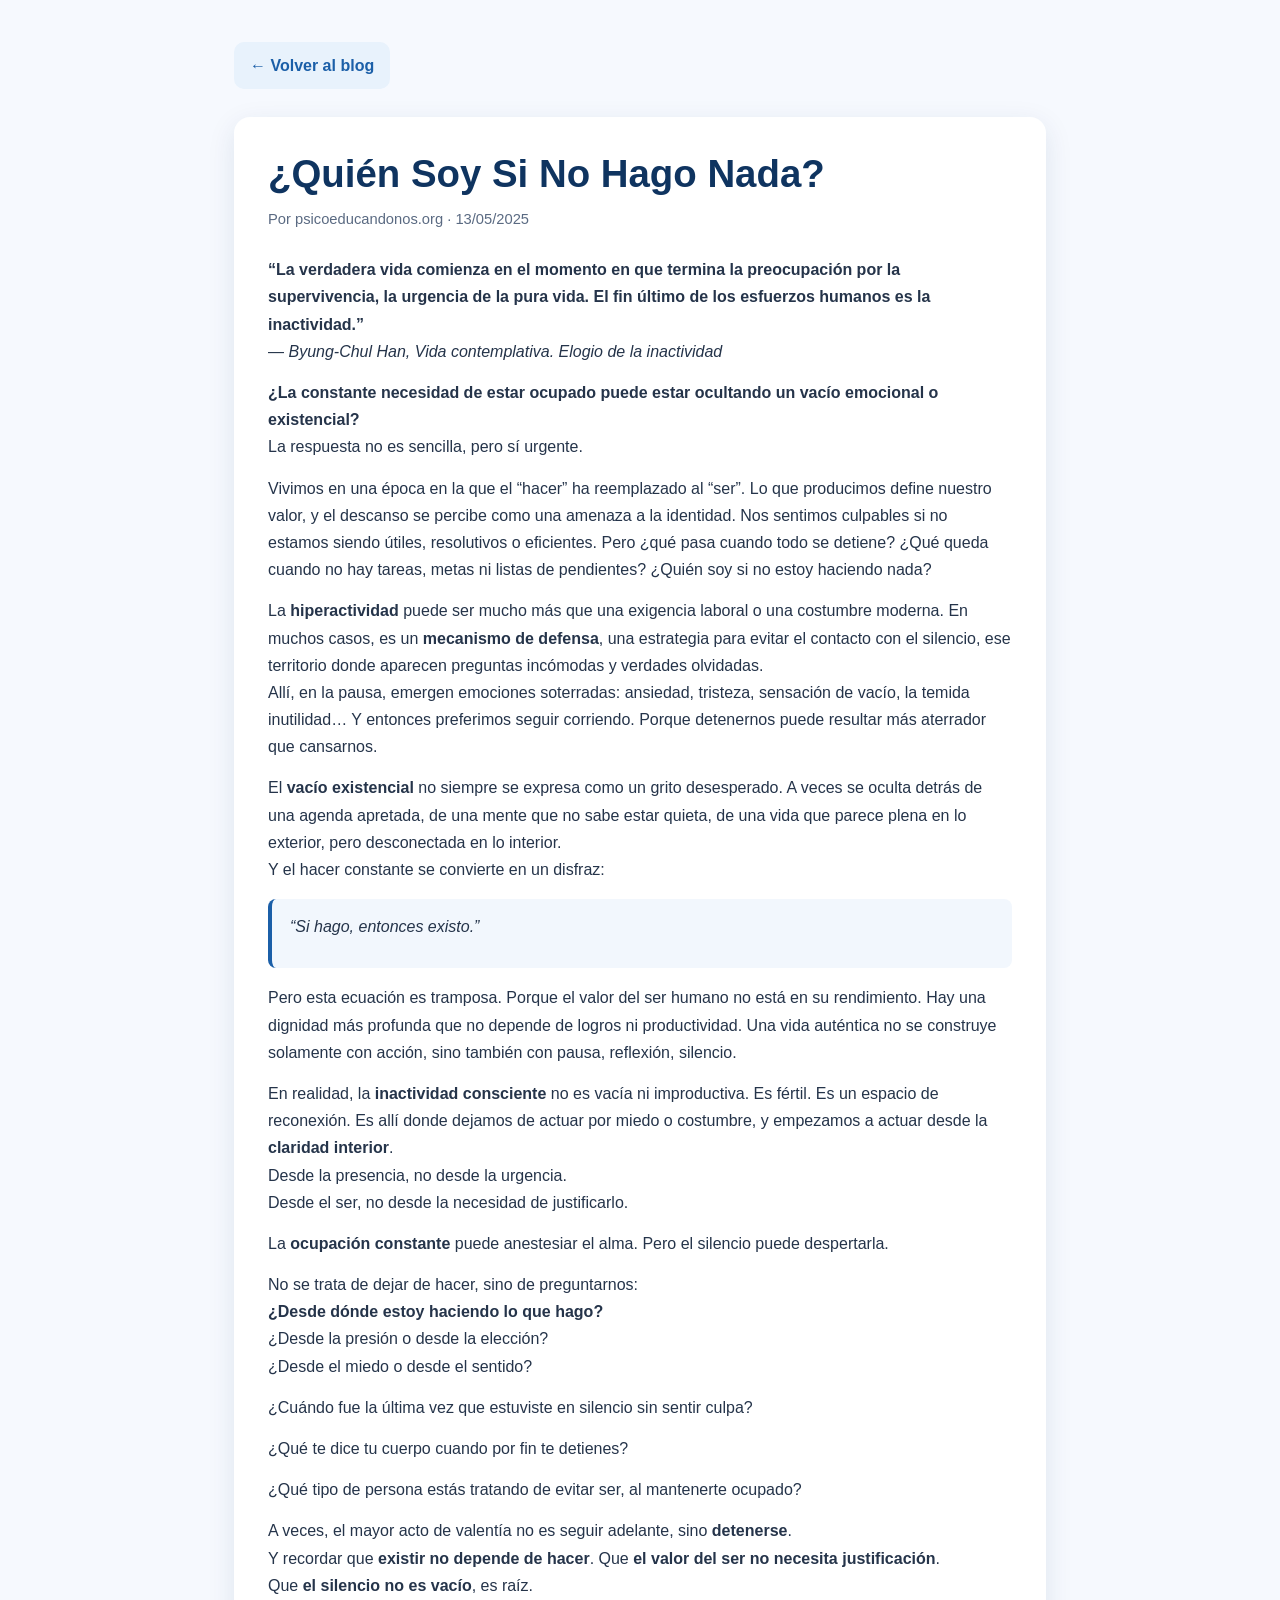
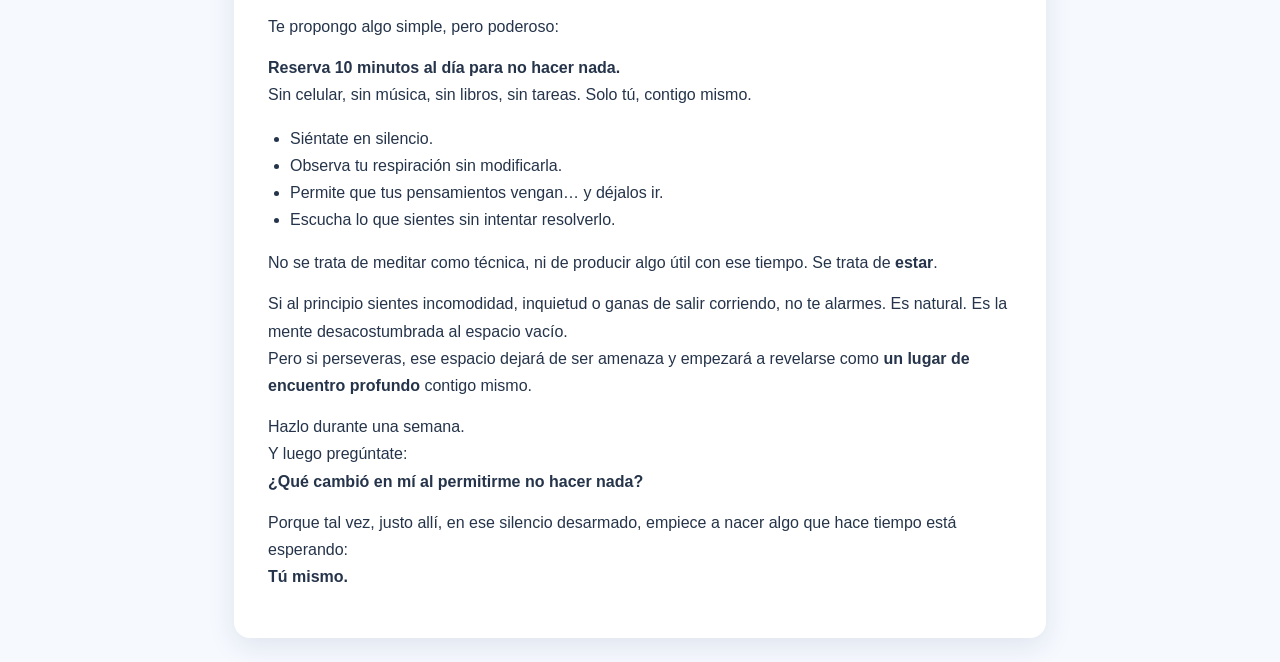
<file: articulos/quien-soy-si-no-hago-nada.html>
﻿<!DOCTYPE html>
<html lang="es">
<head>
  <meta charset="UTF-8" />
  <meta name="viewport" content="width=device-width, initial-scale=1.0" />
  <title>¿Quién Soy Si No Hago Nada? | Psicoeducandonos</title>
  <meta name="description" content="Artículo de Psicoeducandonos" />
  <style>
    :root{--blue-dark:#0F3460;--blue-mid:#1B5FA8;--blue-pale:#E8F2FC;--gray:#5A6A82;--white:#fff;}
    *{box-sizing:border-box} body{margin:0;font-family:Segoe UI,Arial,sans-serif;background:#f6f9fe;color:#25344a;line-height:1.7}
    .wrap{max-width:860px;margin:0 auto;padding:24px}
    .top{margin:18px 0 28px}
    .back{display:inline-block;padding:10px 16px;border-radius:10px;background:var(--blue-pale);color:var(--blue-mid);text-decoration:none;font-weight:600}
    article{background:var(--white);border-radius:16px;padding:34px;box-shadow:0 8px 28px rgba(15,52,96,.10)}
    h1{margin:0 0 10px;font-size:clamp(1.6rem,3.4vw,2.4rem);line-height:1.2;color:var(--blue-dark)}
    .meta{color:var(--gray);font-size:.92rem;margin-bottom:24px}
    p{margin:0 0 14px}
    blockquote{margin:16px 0;padding:14px 18px;border-left:4px solid var(--blue-mid);background:#f2f7fd;border-radius:8px}
    ul,ol{padding-left:22px}
    hr{border:none;border-top:1px solid #d9e4f1;margin:24px 0}
    @media (max-width:640px){.wrap{padding:14px}.top{margin:10px 0 16px}article{padding:22px}}
  </style>
</head>
<body>
  <div class="wrap">
    <div class="top">
      <a class="back" href="../index.html#blog">← Volver al blog</a>
    </div>
    <article>
      <h1>¿Quién Soy Si No Hago Nada?</h1>
      <div class="meta">Por psicoeducandonos.org · 13/05/2025</div>
      
<p><strong>“La verdadera vida comienza en el momento en que termina la preocupación por la supervivencia, la urgencia de la pura vida. El fin último de los esfuerzos humanos es la inactividad.”</strong><br>— <em>Byung-Chul Han, Vida contemplativa. Elogio de la inactividad</em></p>



<p><strong>¿La constante necesidad de estar ocupado puede estar ocultando un vacío emocional o existencial?</strong><br>La respuesta no es sencilla, pero sí urgente.</p>



<p>Vivimos en una época en la que el “hacer” ha reemplazado al “ser”. Lo que producimos define nuestro valor, y el descanso se percibe como una amenaza a la identidad. Nos sentimos culpables si no estamos siendo útiles, resolutivos o eficientes. Pero ¿qué pasa cuando todo se detiene? ¿Qué queda cuando no hay tareas, metas ni listas de pendientes? ¿Quién soy si no estoy haciendo nada?</p>



<p>La <strong>hiperactividad</strong> puede ser mucho más que una exigencia laboral o una costumbre moderna. En muchos casos, es un <strong>mecanismo de defensa</strong>, una estrategia para evitar el contacto con el silencio, ese territorio donde aparecen preguntas incómodas y verdades olvidadas.<br>Allí, en la pausa, emergen emociones soterradas: ansiedad, tristeza, sensación de vacío, la temida inutilidad… Y entonces preferimos seguir corriendo. Porque detenernos puede resultar más aterrador que cansarnos.</p>



<p>El <strong>vacío existencial</strong> no siempre se expresa como un grito desesperado. A veces se oculta detrás de una agenda apretada, de una mente que no sabe estar quieta, de una vida que parece plena en lo exterior, pero desconectada en lo interior.<br>Y el hacer constante se convierte en un disfraz:</p>



<blockquote class="wp-block-quote">
<p><em>“Si hago, entonces existo.”</em></p>
</blockquote>



<p>Pero esta ecuación es tramposa. Porque el valor del ser humano no está en su rendimiento. Hay una dignidad más profunda que no depende de logros ni productividad. Una vida auténtica no se construye solamente con acción, sino también con pausa, reflexión, silencio.</p>



<p>En realidad, la <strong>inactividad consciente</strong> no es vacía ni improductiva. Es fértil. Es un espacio de reconexión. Es allí donde dejamos de actuar por miedo o costumbre, y empezamos a actuar desde la <strong>claridad interior</strong>.<br>Desde la presencia, no desde la urgencia.<br>Desde el ser, no desde la necesidad de justificarlo.</p>



<p>La <strong>ocupación constante</strong> puede anestesiar el alma. Pero el silencio puede despertarla.</p>



<p>No se trata de dejar de hacer, sino de preguntarnos:<br><strong>¿Desde dónde estoy haciendo lo que hago?</strong><br>¿Desde la presión o desde la elección?<br>¿Desde el miedo o desde el sentido?</p>



<p>¿Cuándo fue la última vez que estuviste en silencio sin sentir culpa?</p>



<p>¿Qué te dice tu cuerpo cuando por fin te detienes?</p>



<p>¿Qué tipo de persona estás tratando de evitar ser, al mantenerte ocupado?</p>



<p>A veces, el mayor acto de valentía no es seguir adelante, sino <strong>detenerse</strong>.<br>Y recordar que <strong>existir no depende de hacer</strong>. Que <strong>el valor del ser no necesita justificación</strong>.<br>Que <strong>el silencio no es vacío</strong>, es raíz.</p>



<p>Te propongo algo simple, pero poderoso:</p>



<p><strong>Reserva 10 minutos al día para no hacer nada.</strong><br>Sin celular, sin música, sin libros, sin tareas. Solo tú, contigo mismo.</p>



<ul class="wp-block-list">
<li>Siéntate en silencio.</li>



<li>Observa tu respiración sin modificarla.</li>



<li>Permite que tus pensamientos vengan… y déjalos ir.</li>



<li>Escucha lo que sientes sin intentar resolverlo.</li>
</ul>



<p>No se trata de meditar como técnica, ni de producir algo útil con ese tiempo. Se trata de <strong>estar</strong>.</p>



<p>Si al principio sientes incomodidad, inquietud o ganas de salir corriendo, no te alarmes. Es natural. Es la mente desacostumbrada al espacio vacío.<br>Pero si perseveras, ese espacio dejará de ser amenaza y empezará a revelarse como <strong>un lugar de encuentro profundo</strong> contigo mismo.</p>



<p>Hazlo durante una semana.<br>Y luego pregúntate:<br><strong>¿Qué cambió en mí al permitirme no hacer nada?</strong></p>



<p>Porque tal vez, justo allí, en ese silencio desarmado, empiece a nacer algo que hace tiempo está esperando:<br><strong>Tú mismo.</strong></p>

    </article>
  </div>
</body>
</html>
</file>
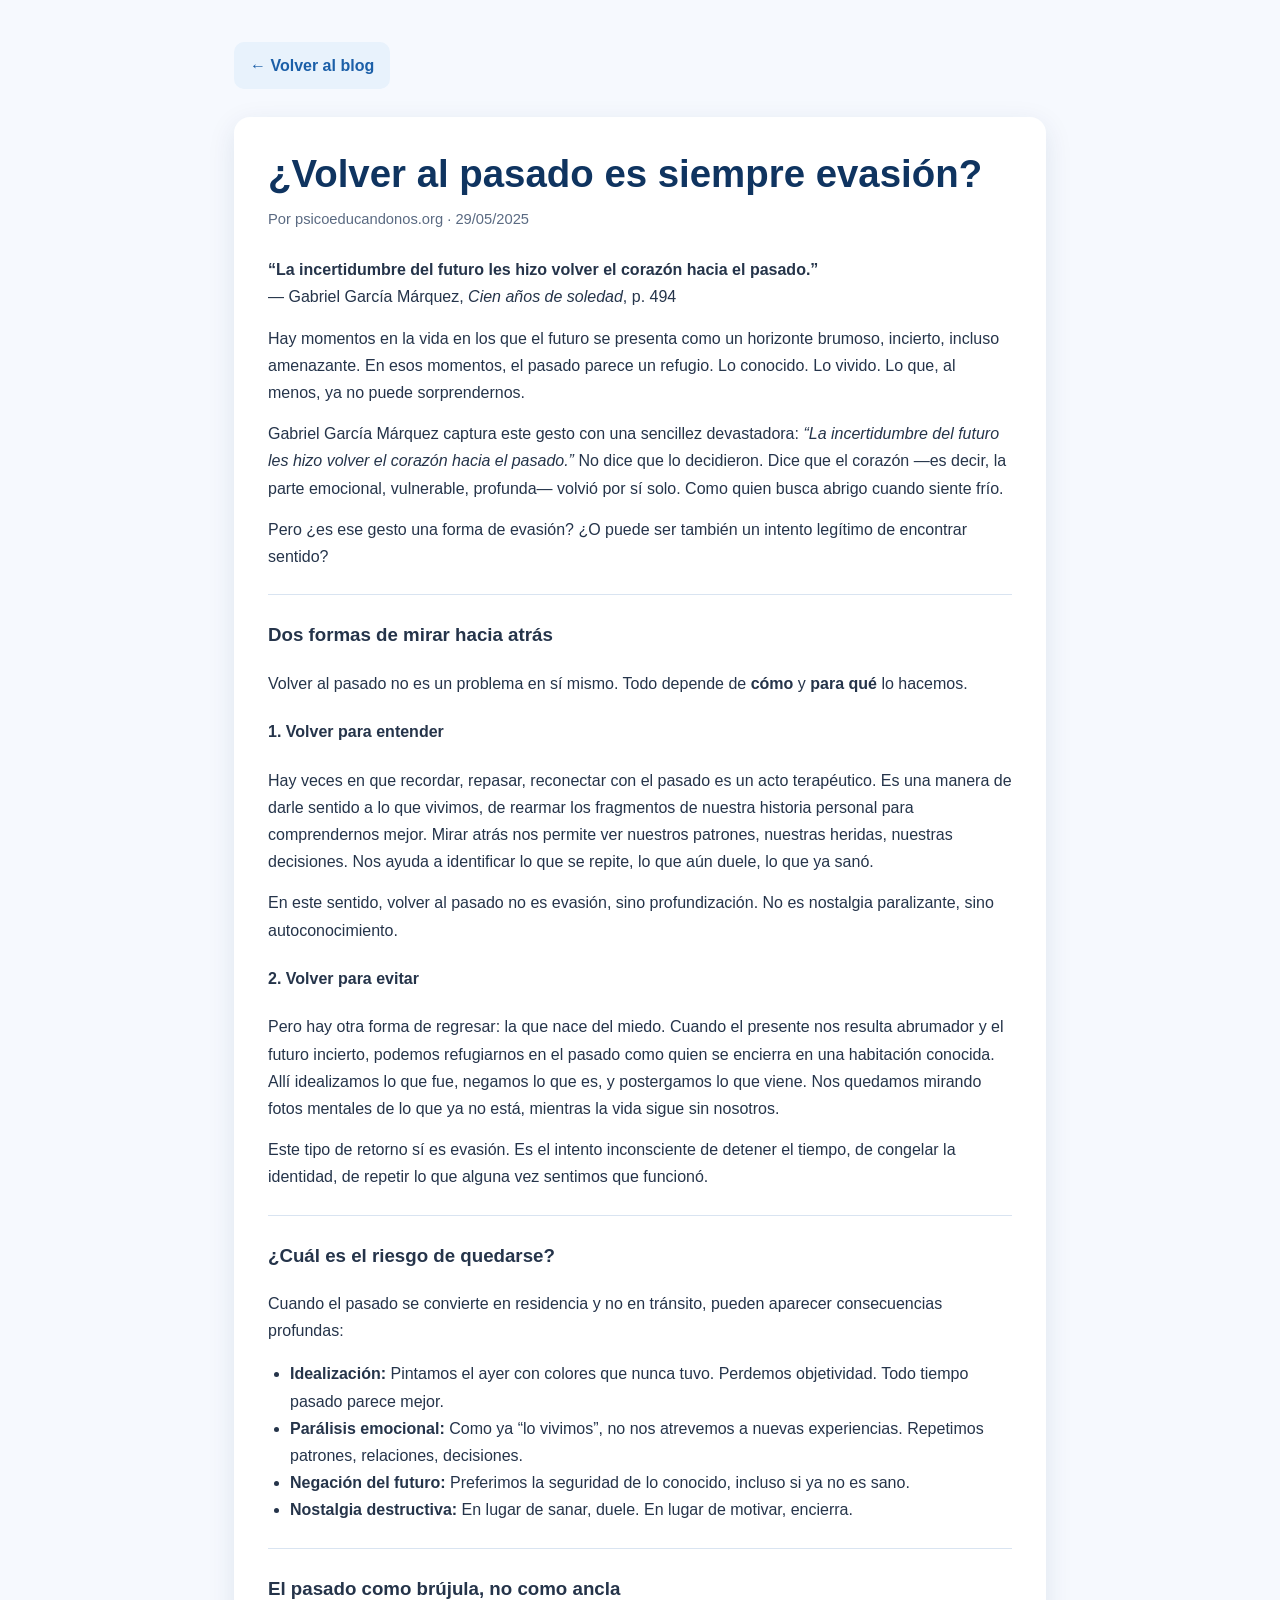
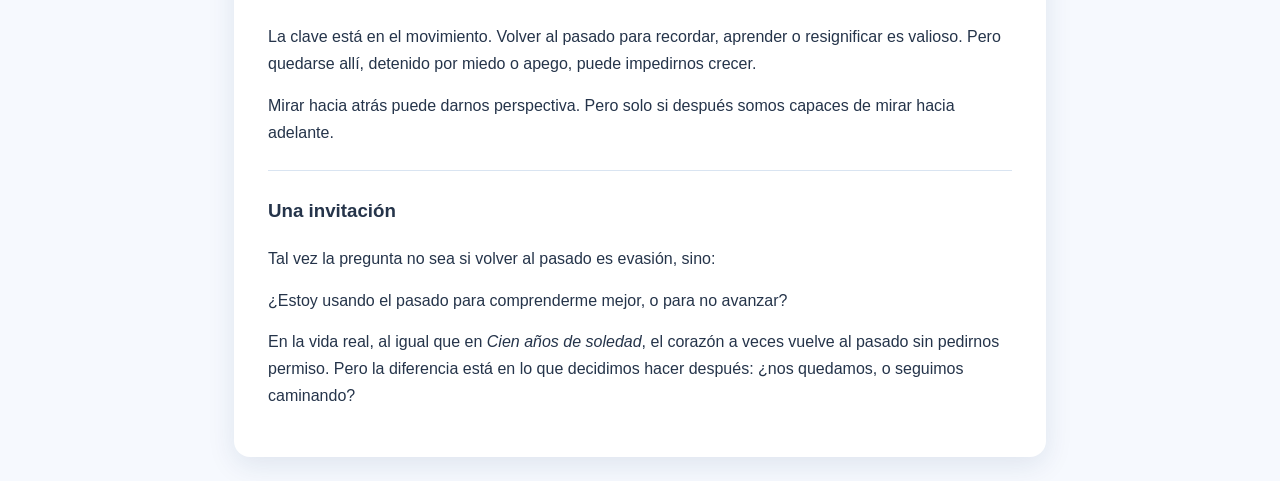
<file: articulos/volver-al-pasado-es-siempre-evasion.html>
﻿<!DOCTYPE html>
<html lang="es">
<head>
  <meta charset="UTF-8" />
  <meta name="viewport" content="width=device-width, initial-scale=1.0" />
  <title>¿Volver al pasado es siempre evasión? | Psicoeducandonos</title>
  <meta name="description" content="Artículo de Psicoeducandonos" />
  <style>
    :root{--blue-dark:#0F3460;--blue-mid:#1B5FA8;--blue-pale:#E8F2FC;--gray:#5A6A82;--white:#fff;}
    *{box-sizing:border-box} body{margin:0;font-family:Segoe UI,Arial,sans-serif;background:#f6f9fe;color:#25344a;line-height:1.7}
    .wrap{max-width:860px;margin:0 auto;padding:24px}
    .top{margin:18px 0 28px}
    .back{display:inline-block;padding:10px 16px;border-radius:10px;background:var(--blue-pale);color:var(--blue-mid);text-decoration:none;font-weight:600}
    article{background:var(--white);border-radius:16px;padding:34px;box-shadow:0 8px 28px rgba(15,52,96,.10)}
    h1{margin:0 0 10px;font-size:clamp(1.6rem,3.4vw,2.4rem);line-height:1.2;color:var(--blue-dark)}
    .meta{color:var(--gray);font-size:.92rem;margin-bottom:24px}
    p{margin:0 0 14px}
    blockquote{margin:16px 0;padding:14px 18px;border-left:4px solid var(--blue-mid);background:#f2f7fd;border-radius:8px}
    ul,ol{padding-left:22px}
    hr{border:none;border-top:1px solid #d9e4f1;margin:24px 0}
    @media (max-width:640px){.wrap{padding:14px}.top{margin:10px 0 16px}article{padding:22px}}
  </style>
</head>
<body>
  <div class="wrap">
    <div class="top">
      <a class="back" href="../index.html#blog">← Volver al blog</a>
    </div>
    <article>
      <h1>¿Volver al pasado es siempre evasión?</h1>
      <div class="meta">Por psicoeducandonos.org · 29/05/2025</div>
      
<p><strong>“La incertidumbre del futuro les hizo volver el corazón hacia el pasado.”</strong><br>— Gabriel García Márquez, <em>Cien años de soledad</em>, p. 494</p>



<p>Hay momentos en la vida en los que el futuro se presenta como un horizonte brumoso, incierto, incluso amenazante. En esos momentos, el pasado parece un refugio. Lo conocido. Lo vivido. Lo que, al menos, ya no puede sorprendernos.</p>



<p>Gabriel García Márquez captura este gesto con una sencillez devastadora: <em>“La incertidumbre del futuro les hizo volver el corazón hacia el pasado.”</em> No dice que lo decidieron. Dice que el corazón —es decir, la parte emocional, vulnerable, profunda— volvió por sí solo. Como quien busca abrigo cuando siente frío.</p>



<p>Pero ¿es ese gesto una forma de evasión? ¿O puede ser también un intento legítimo de encontrar sentido?</p>



<hr class="wp-block-separator has-alpha-channel-opacity"/>



<h3 class="wp-block-heading">Dos formas de mirar hacia atrás</h3>



<p>Volver al pasado no es un problema en sí mismo. Todo depende de <strong>cómo</strong> y <strong>para qué</strong> lo hacemos.</p>



<h4 class="wp-block-heading">1. Volver para entender</h4>



<p>Hay veces en que recordar, repasar, reconectar con el pasado es un acto terapéutico. Es una manera de darle sentido a lo que vivimos, de rearmar los fragmentos de nuestra historia personal para comprendernos mejor. Mirar atrás nos permite ver nuestros patrones, nuestras heridas, nuestras decisiones. Nos ayuda a identificar lo que se repite, lo que aún duele, lo que ya sanó.</p>



<p>En este sentido, volver al pasado no es evasión, sino profundización. No es nostalgia paralizante, sino autoconocimiento.</p>



<h4 class="wp-block-heading">2. Volver para evitar</h4>



<p>Pero hay otra forma de regresar: la que nace del miedo. Cuando el presente nos resulta abrumador y el futuro incierto, podemos refugiarnos en el pasado como quien se encierra en una habitación conocida. Allí idealizamos lo que fue, negamos lo que es, y postergamos lo que viene. Nos quedamos mirando fotos mentales de lo que ya no está, mientras la vida sigue sin nosotros.</p>



<p>Este tipo de retorno sí es evasión. Es el intento inconsciente de detener el tiempo, de congelar la identidad, de repetir lo que alguna vez sentimos que funcionó.</p>



<hr class="wp-block-separator has-alpha-channel-opacity"/>



<h3 class="wp-block-heading">¿Cuál es el riesgo de quedarse?</h3>



<p>Cuando el pasado se convierte en residencia y no en tránsito, pueden aparecer consecuencias profundas:</p>



<ul class="wp-block-list">
<li><strong>Idealización:</strong> Pintamos el ayer con colores que nunca tuvo. Perdemos objetividad. Todo tiempo pasado parece mejor.</li>



<li><strong>Parálisis emocional:</strong> Como ya “lo vivimos”, no nos atrevemos a nuevas experiencias. Repetimos patrones, relaciones, decisiones.</li>



<li><strong>Negación del futuro:</strong> Preferimos la seguridad de lo conocido, incluso si ya no es sano.</li>



<li><strong>Nostalgia destructiva:</strong> En lugar de sanar, duele. En lugar de motivar, encierra.</li>
</ul>



<hr class="wp-block-separator has-alpha-channel-opacity"/>



<h3 class="wp-block-heading">El pasado como brújula, no como ancla</h3>



<p>La clave está en el movimiento. Volver al pasado para recordar, aprender o resignificar es valioso. Pero quedarse allí, detenido por miedo o apego, puede impedirnos crecer.</p>



<p>Mirar hacia atrás puede darnos perspectiva. Pero solo si después somos capaces de mirar hacia adelante.</p>



<hr class="wp-block-separator has-alpha-channel-opacity"/>



<h3 class="wp-block-heading">Una invitación</h3>



<p>Tal vez la pregunta no sea si volver al pasado es evasión, sino:</p>



<p> ¿Estoy usando el pasado para comprenderme mejor, o para no avanzar?</p>



<p>En la vida real, al igual que en <em>Cien años de soledad</em>, el corazón a veces vuelve al pasado sin pedirnos permiso. Pero la diferencia está en lo que decidimos hacer después: ¿nos quedamos, o seguimos caminando?</p>

    </article>
  </div>
</body>
</html>
</file>
<file: css/auth.css>
:root {
  --blue-dark: #0f3460;
  --blue-mid: #1b5fa8;
  --blue-light: #3a8dde;
  --blue-pale: #e8f2fc;
  --ink: #243044;
  --muted: #5a6a82;
  --line: #d9e4f1;
  --surface: #ffffff;
  --bg: #f5f8fc;
  --danger: #b42318;
  --success: #157347;
  --radius: 8px;
  --shadow: 0 16px 42px rgba(15, 52, 96, .12);
}

* {
  box-sizing: border-box;
}

body {
  margin: 0;
  min-height: 100vh;
  font-family: Inter, Segoe UI, Arial, sans-serif;
  color: var(--ink);
  background:
    linear-gradient(140deg, rgba(232, 242, 252, .92), rgba(255, 255, 255, .88)),
    radial-gradient(circle at top left, rgba(58, 141, 222, .18), transparent 34%),
    var(--bg);
}

a {
  color: inherit;
}

.auth-layout {
  min-height: 100vh;
  display: grid;
  grid-template-columns: minmax(320px, 460px) minmax(0, 1fr);
}

.auth-panel {
  display: flex;
  flex-direction: column;
  justify-content: center;
  padding: 48px;
  background: var(--surface);
  border-right: 1px solid var(--line);
}

.auth-brand {
  display: inline-flex;
  align-items: center;
  gap: 12px;
  margin-bottom: 38px;
  text-decoration: none;
}

.auth-brand__mark {
  width: 42px;
  height: 42px;
  display: grid;
  place-items: center;
  border-radius: 8px;
  color: white;
  font-weight: 800;
  background: linear-gradient(135deg, var(--blue-mid), var(--blue-dark));
}

.auth-brand strong {
  display: block;
  color: var(--blue-dark);
}

.auth-brand span {
  color: var(--muted);
  font-size: .78rem;
}

.auth-card h1,
.admin-gate h1 {
  margin: 0 0 10px;
  color: var(--blue-dark);
  font-size: clamp(1.65rem, 4vw, 2.2rem);
  line-height: 1.15;
}

.auth-card p,
.admin-gate p {
  margin: 0 0 24px;
  color: var(--muted);
  line-height: 1.65;
}

.field {
  display: grid;
  gap: 8px;
  margin-bottom: 16px;
}

.field label {
  color: var(--blue-dark);
  font-size: .92rem;
  font-weight: 700;
}

.field input,
.field select {
  width: 100%;
  min-height: 46px;
  padding: 11px 12px;
  border: 1px solid var(--line);
  border-radius: var(--radius);
  color: var(--ink);
  background: white;
  font: inherit;
}

.field input:focus,
.field select:focus {
  outline: 3px solid rgba(58, 141, 222, .18);
  border-color: var(--blue-light);
}

.button {
  width: 100%;
  min-height: 46px;
  display: inline-flex;
  align-items: center;
  justify-content: center;
  gap: 8px;
  border: 0;
  border-radius: var(--radius);
  background: var(--blue-mid);
  color: white;
  font-weight: 800;
  cursor: pointer;
}

.button:hover {
  background: var(--blue-dark);
}

.button:disabled {
  cursor: not-allowed;
  opacity: .55;
}

.button-secondary {
  background: var(--blue-pale);
  color: var(--blue-dark);
}

.button-secondary:hover {
  background: #dcecfb;
}

.auth-status {
  padding: 12px 14px;
  margin-bottom: 18px;
  border: 1px solid var(--line);
  border-radius: var(--radius);
  background: #f8fbff;
  color: var(--blue-dark);
  line-height: 1.45;
}

.auth-status[data-type="error"] {
  border-color: rgba(180, 35, 24, .25);
  background: #fff4f2;
  color: var(--danger);
}

.auth-status[data-type="success"] {
  border-color: rgba(21, 115, 71, .25);
  background: #f0fff7;
  color: var(--success);
}

.auth-aside {
  display: flex;
  align-items: center;
  padding: 64px;
  background: linear-gradient(135deg, var(--blue-dark), var(--blue-mid));
  color: white;
}

.auth-aside__content {
  max-width: 660px;
}

.auth-aside h2 {
  margin: 0 0 18px;
  font-size: clamp(2rem, 5vw, 4rem);
  line-height: 1.05;
}

.auth-aside p {
  max-width: 560px;
  color: rgba(255, 255, 255, .78);
  line-height: 1.7;
}

.trust-list {
  display: grid;
  grid-template-columns: repeat(2, minmax(0, 1fr));
  gap: 12px;
  padding: 0;
  margin: 30px 0 0;
  list-style: none;
}

.trust-list li,
.metric {
  border: 1px solid rgba(255, 255, 255, .18);
  border-radius: var(--radius);
  padding: 14px;
  background: rgba(255, 255, 255, .08);
}

.small-link {
  display: inline-block;
  margin-top: 18px;
  color: var(--blue-mid);
  font-weight: 700;
  text-decoration: none;
}

.auth-inline-form {
  margin-top: 16px;
}

.auth-help {
  margin: 0 0 10px;
  color: var(--muted);
  font-size: .9rem;
  line-height: 1.5;
}

.mfa-qr {
  display: grid;
  place-items: center;
  min-height: 210px;
  margin-bottom: 18px;
  padding: 18px;
  border: 1px dashed var(--line);
  border-radius: var(--radius);
  background: #fbfdff;
}

.mfa-qr svg,
.mfa-qr img {
  max-width: 190px;
  height: auto;
}

.admin-body {
  background: var(--bg);
}

.admin-shell {
  min-height: 100vh;
  display: grid;
  grid-template-columns: 260px minmax(0, 1fr);
}

.admin-sidebar {
  padding: 28px;
  background: var(--blue-dark);
  color: white;
}

.admin-sidebar nav {
  display: grid;
  gap: 8px;
  margin-top: 32px;
}

.admin-sidebar a,
.admin-sidebar button {
  width: 100%;
  padding: 11px 12px;
  border: 0;
  border-radius: var(--radius);
  text-align: left;
  color: rgba(255, 255, 255, .86);
  background: transparent;
  font: inherit;
  cursor: pointer;
  text-decoration: none;
}

.admin-sidebar a[aria-current="page"],
.admin-sidebar a:hover,
.admin-sidebar button:hover {
  background: rgba(255, 255, 255, .12);
  color: white;
}

.admin-main {
  padding: 34px;
}

.admin-topbar {
  display: flex;
  align-items: center;
  justify-content: space-between;
  gap: 18px;
  margin-bottom: 28px;
}

.admin-topbar h1 {
  margin: 0;
  color: var(--blue-dark);
}

.admin-grid {
  display: grid;
  grid-template-columns: repeat(3, minmax(0, 1fr));
  gap: 18px;
}

.admin-card,
.admin-gate {
  padding: 22px;
  border: 1px solid var(--line);
  border-radius: var(--radius);
  background: white;
  box-shadow: var(--shadow);
}

.admin-card h2 {
  margin: 0 0 8px;
  color: var(--blue-dark);
  font-size: 1.05rem;
}

.admin-card p {
  margin: 0;
  color: var(--muted);
  line-height: 1.6;
}

.admin-meta {
  display: flex;
  flex-wrap: wrap;
  gap: 10px;
  color: var(--muted);
  font-size: .9rem;
}

.admin-meta span {
  padding: 7px 10px;
  border-radius: 999px;
  background: var(--blue-pale);
  color: var(--blue-dark);
}

.admin-gate {
  max-width: 680px;
  margin: 80px auto;
}

code {
  padding: 2px 5px;
  border-radius: 5px;
  background: var(--blue-pale);
  color: var(--blue-dark);
}

@media (max-width: 860px) {
  .auth-layout,
  .admin-shell {
    grid-template-columns: 1fr;
  }

  .auth-aside {
    padding: 36px 24px;
  }

  .auth-panel {
    padding: 34px 24px;
    border-right: 0;
  }

  .trust-list,
  .admin-grid {
    grid-template-columns: 1fr;
  }

  .admin-sidebar {
    padding: 18px;
  }

  .admin-sidebar nav {
    grid-template-columns: repeat(2, minmax(0, 1fr));
    margin-top: 18px;
  }

  .admin-main {
    padding: 24px;
  }

  .admin-topbar {
    align-items: flex-start;
    flex-direction: column;
  }
}
</file>
